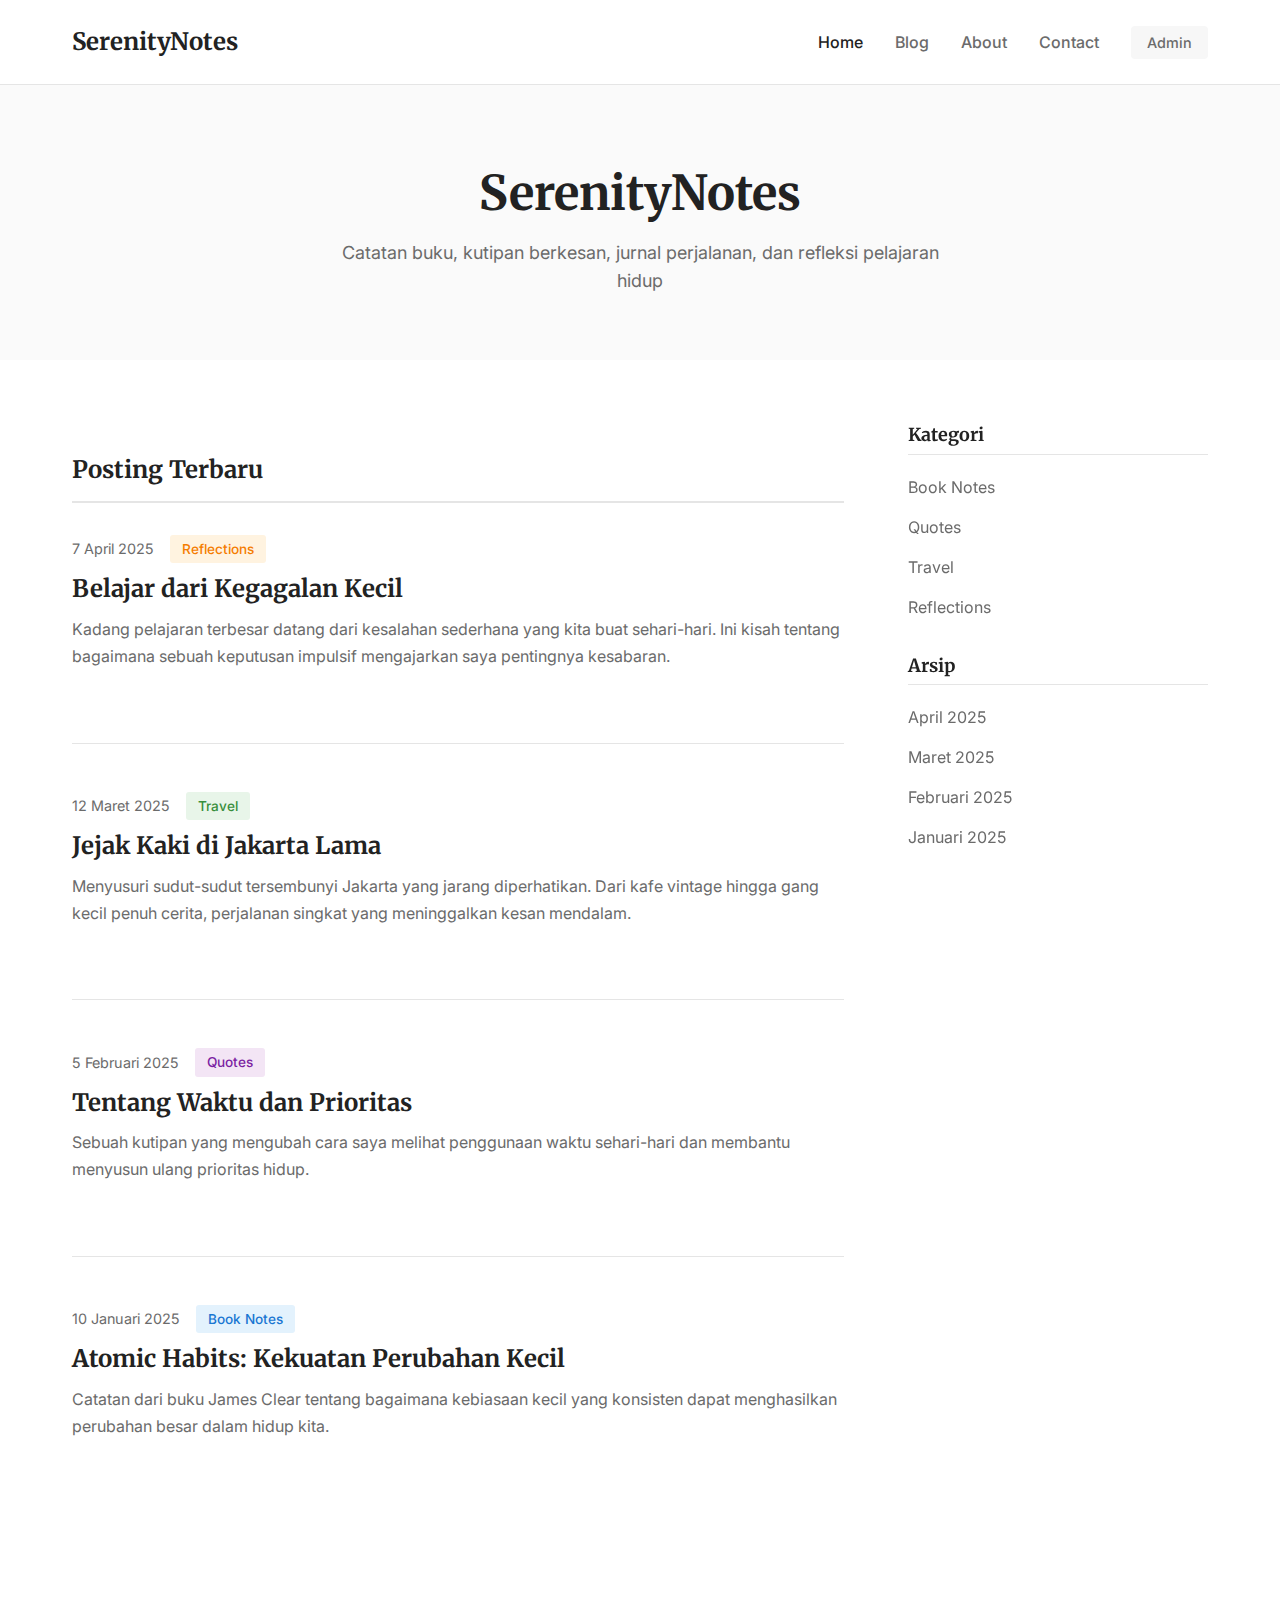
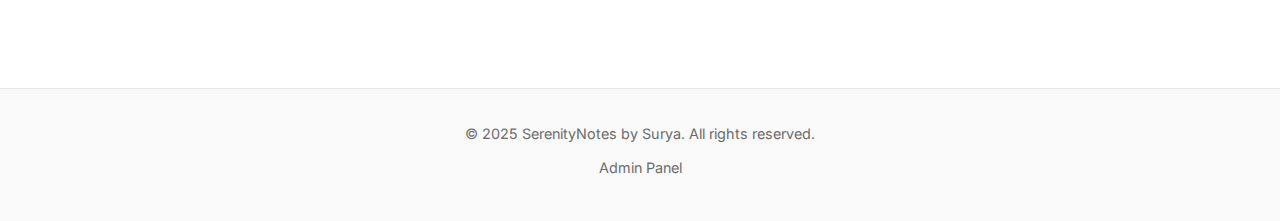
<file: index.html>
<!DOCTYPE html>
<html lang="id">
<head>
    <meta charset="UTF-8">
    <meta name="viewport" content="width=device-width, initial-scale=1.0">
    <title>SerenityNotes - Catatan, Kutipan & Refleksi</title>
    <meta name="description" content="Blog pribadi minimalis berisi catatan buku, kutipan berkesan, jurnal perjalanan, dan refleksi pelajaran hidup">
    <link rel="preconnect" href="https://fonts.googleapis.com">
    <link rel="preconnect" href="https://fonts.gstatic.com" crossorigin>
    <link href="https://fonts.googleapis.com/css2?family=Inter:wght@400;500;600&family=Merriweather:wght@400;700&display=swap" rel="stylesheet">
    <link rel="stylesheet" href="/css/style.css">
</head>
<body>
    <header class="site-header">
        <div class="container">
            <nav class="main-nav">
                <a href="/" class="logo">SerenityNotes</a>
                <button class="mobile-menu-toggle" aria-label="Toggle menu">
                    <span></span>
                    <span></span>
                    <span></span>
                </button>
                <ul class="nav-menu">
                    <li><a href="/" class="active">Home</a></li>
                    <li><a href="/blog.html">Blog</a></li>
                    <li><a href="/about.html">About</a></li>
                    <li><a href="/contact.html">Contact</a></li>
                    <li><a href="/admin" class="admin-link">Admin</a></li>
                </ul>
            </nav>
        </div>
    </header>

    <main>
        <section class="hero">
            <div class="container">
                <h1>SerenityNotes</h1>
                <p class="subtitle">Catatan buku, kutipan berkesan, jurnal perjalanan, dan refleksi pelajaran hidup</p>
            </div>
        </section>

        <section class="posts-section">
            <div class="container">
                <div class="content-layout">
                    <div class="main-content">
                        <h2 class="section-title">Posting Terbaru</h2>

                        <article class="post-preview">
                            <a href="/posts/reflection.html" class="post-link">
                                <div class="post-meta">
                                    <time datetime="2025-04-07">7 April 2025</time>
                                    <span class="category category-reflections">Reflections</span>
                                </div>
                                <h3>Belajar dari Kegagalan Kecil</h3>
                                <p class="excerpt">Kadang pelajaran terbesar datang dari kesalahan sederhana yang kita buat sehari-hari. Ini kisah tentang bagaimana sebuah keputusan impulsif mengajarkan saya pentingnya kesabaran.</p>
                            </a>
                        </article>

                        <article class="post-preview">
                            <a href="/posts/travel-jakarta.html" class="post-link">
                                <div class="post-meta">
                                    <time datetime="2025-03-12">12 Maret 2025</time>
                                    <span class="category category-travel">Travel</span>
                                </div>
                                <h3>Jejak Kaki di Jakarta Lama</h3>
                                <p class="excerpt">Menyusuri sudut-sudut tersembunyi Jakarta yang jarang diperhatikan. Dari kafe vintage hingga gang kecil penuh cerita, perjalanan singkat yang meninggalkan kesan mendalam.</p>
                            </a>
                        </article>

                        <article class="post-preview">
                            <a href="/posts/quote.html" class="post-link">
                                <div class="post-meta">
                                    <time datetime="2025-02-05">5 Februari 2025</time>
                                    <span class="category category-quotes">Quotes</span>
                                </div>
                                <h3>Tentang Waktu dan Prioritas</h3>
                                <p class="excerpt">Sebuah kutipan yang mengubah cara saya melihat penggunaan waktu sehari-hari dan membantu menyusun ulang prioritas hidup.</p>
                            </a>
                        </article>

                        <article class="post-preview">
                            <a href="/posts/book-notes.html" class="post-link">
                                <div class="post-meta">
                                    <time datetime="2025-01-10">10 Januari 2025</time>
                                    <span class="category category-book-notes">Book Notes</span>
                                </div>
                                <h3>Atomic Habits: Kekuatan Perubahan Kecil</h3>
                                <p class="excerpt">Catatan dari buku James Clear tentang bagaimana kebiasaan kecil yang konsisten dapat menghasilkan perubahan besar dalam hidup kita.</p>
                            </a>
                        </article>

                    </div>

                    <aside class="sidebar">
                        <div class="widget">
                            <h3>Kategori</h3>
                            <ul class="category-list">
                                <li><a href="#book-notes">Book Notes</a></li>
                                <li><a href="#quotes">Quotes</a></li>
                                <li><a href="#travel">Travel</a></li>
                                <li><a href="#reflections">Reflections</a></li>
                            </ul>
                        </div>

                        <div class="widget">
                            <h3>Arsip</h3>
                            <ul class="archive-list">
                                <li><a href="#2025-04">April 2025</a></li>
                                <li><a href="#2025-03">Maret 2025</a></li>
                                <li><a href="#2025-02">Februari 2025</a></li>
                                <li><a href="#2025-01">Januari 2025</a></li>
                            </ul>
                        </div>
                    </aside>
                </div>
            </div>
        </section>
    </main>

    <footer class="site-footer">
        <div class="container">
            <p>&copy; 2025 SerenityNotes by Surya. All rights reserved.</p>
            <p><a href="/admin">Admin Panel</a></p>
        </div>
    </footer>

    <script src="/js/main.js"></script>
</body>
</html>
</file>
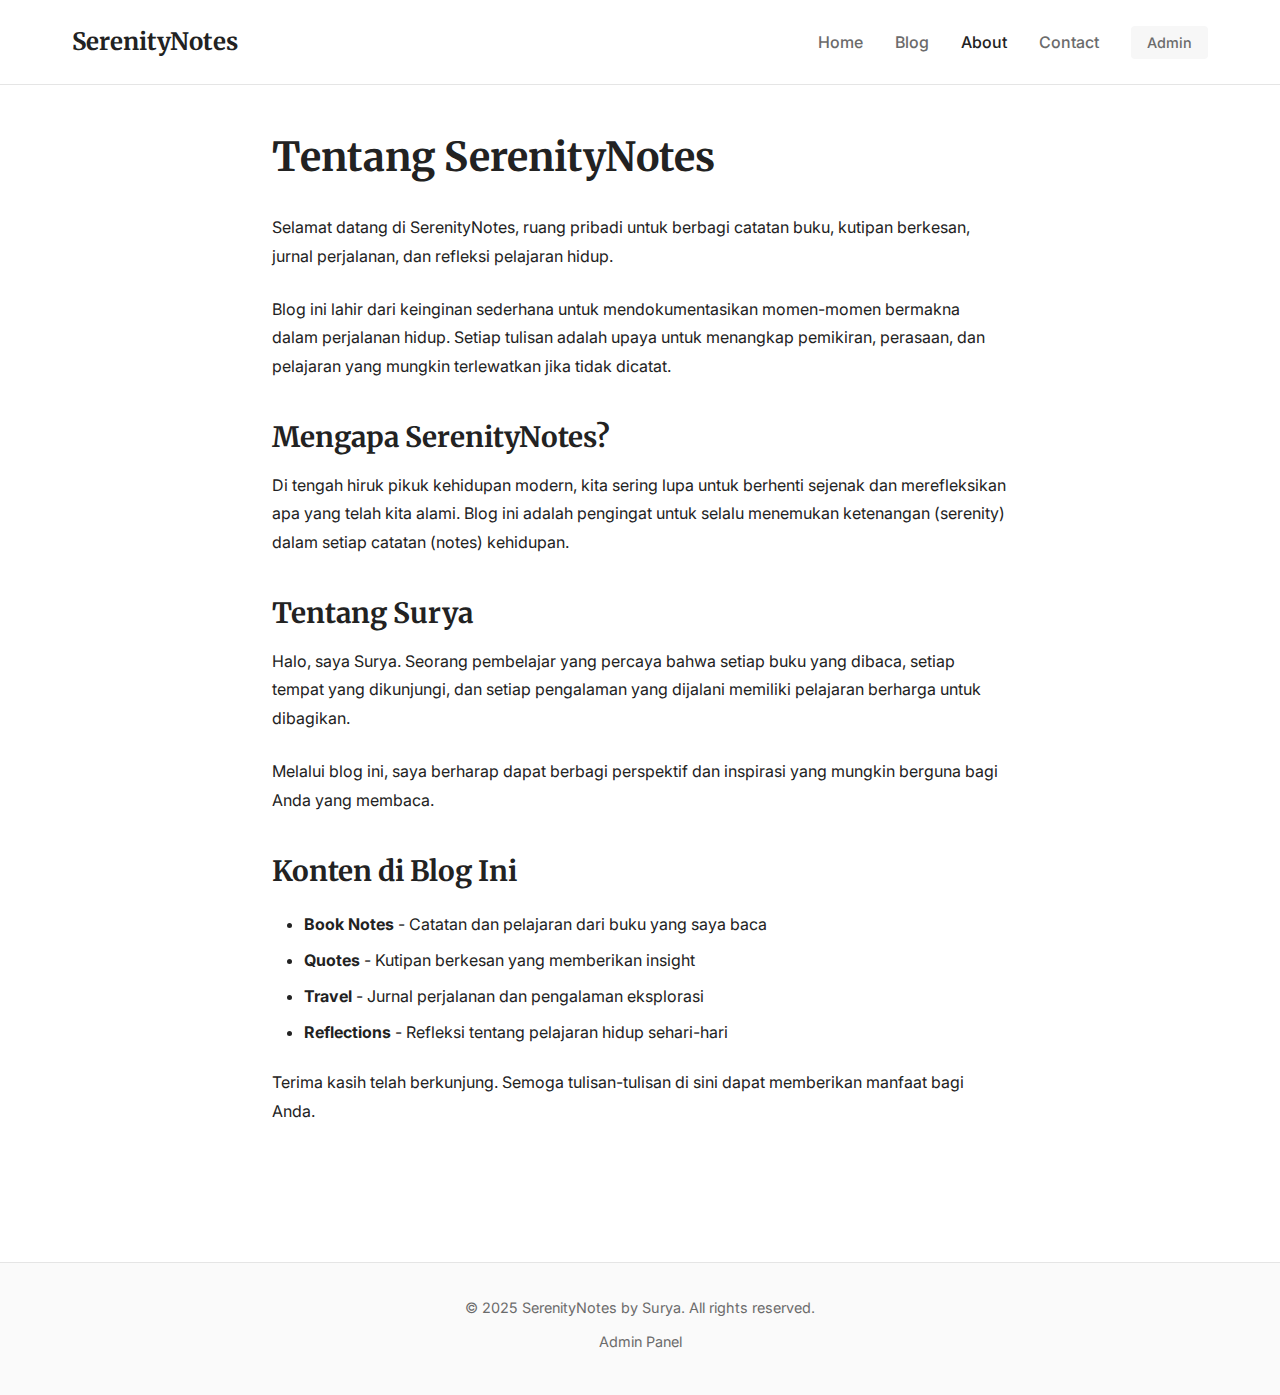
<file: about.html>
<!DOCTYPE html>
<html lang="id">
<head>
    <meta charset="UTF-8">
    <meta name="viewport" content="width=device-width, initial-scale=1.0">
    <title>About - SerenityNotes</title>
    <meta name="description" content="Tentang SerenityNotes dan Surya">
    <link rel="preconnect" href="https://fonts.googleapis.com">
    <link rel="preconnect" href="https://fonts.gstatic.com" crossorigin>
    <link href="https://fonts.googleapis.com/css2?family=Inter:wght@400;500;600&family=Merriweather:wght@400;700&display=swap" rel="stylesheet">
    <link rel="stylesheet" href="/css/style.css">
</head>
<body>
    <header class="site-header">
        <div class="container">
            <nav class="main-nav">
                <a href="/" class="logo">SerenityNotes</a>
                <button class="mobile-menu-toggle" aria-label="Toggle menu">
                    <span></span>
                    <span></span>
                    <span></span>
                </button>
                <ul class="nav-menu">
                    <li><a href="/">Home</a></li>
                    <li><a href="/blog.html">Blog</a></li>
                    <li><a href="/about.html" class="active">About</a></li>
                    <li><a href="/contact.html">Contact</a></li>
                    <li><a href="/admin" class="admin-link">Admin</a></li>
                </ul>
            </nav>
        </div>
    </header>

    <main>
        <article class="page-content">
            <div class="container narrow">
                <h1>Tentang SerenityNotes</h1>

                <div class="content-body">
                    <p>Selamat datang di SerenityNotes, ruang pribadi untuk berbagi catatan buku, kutipan berkesan, jurnal perjalanan, dan refleksi pelajaran hidup.</p>

                    <p>Blog ini lahir dari keinginan sederhana untuk mendokumentasikan momen-momen bermakna dalam perjalanan hidup. Setiap tulisan adalah upaya untuk menangkap pemikiran, perasaan, dan pelajaran yang mungkin terlewatkan jika tidak dicatat.</p>

                    <h2>Mengapa SerenityNotes?</h2>

                    <p>Di tengah hiruk pikuk kehidupan modern, kita sering lupa untuk berhenti sejenak dan merefleksikan apa yang telah kita alami. Blog ini adalah pengingat untuk selalu menemukan ketenangan (serenity) dalam setiap catatan (notes) kehidupan.</p>

                    <h2>Tentang Surya</h2>

                    <p>Halo, saya Surya. Seorang pembelajar yang percaya bahwa setiap buku yang dibaca, setiap tempat yang dikunjungi, dan setiap pengalaman yang dijalani memiliki pelajaran berharga untuk dibagikan.</p>

                    <p>Melalui blog ini, saya berharap dapat berbagi perspektif dan inspirasi yang mungkin berguna bagi Anda yang membaca.</p>

                    <h2>Konten di Blog Ini</h2>

                    <ul>
                        <li><strong>Book Notes</strong> - Catatan dan pelajaran dari buku yang saya baca</li>
                        <li><strong>Quotes</strong> - Kutipan berkesan yang memberikan insight</li>
                        <li><strong>Travel</strong> - Jurnal perjalanan dan pengalaman eksplorasi</li>
                        <li><strong>Reflections</strong> - Refleksi tentang pelajaran hidup sehari-hari</li>
                    </ul>

                    <p>Terima kasih telah berkunjung. Semoga tulisan-tulisan di sini dapat memberikan manfaat bagi Anda.</p>
                </div>
            </div>
        </article>
    </main>

    <footer class="site-footer">
        <div class="container">
            <p>&copy; 2025 SerenityNotes by Surya. All rights reserved.</p>
            <p><a href="/admin">Admin Panel</a></p>
        </div>
    </footer>

    <script src="/js/main.js"></script>
</body>
</html>
</file>
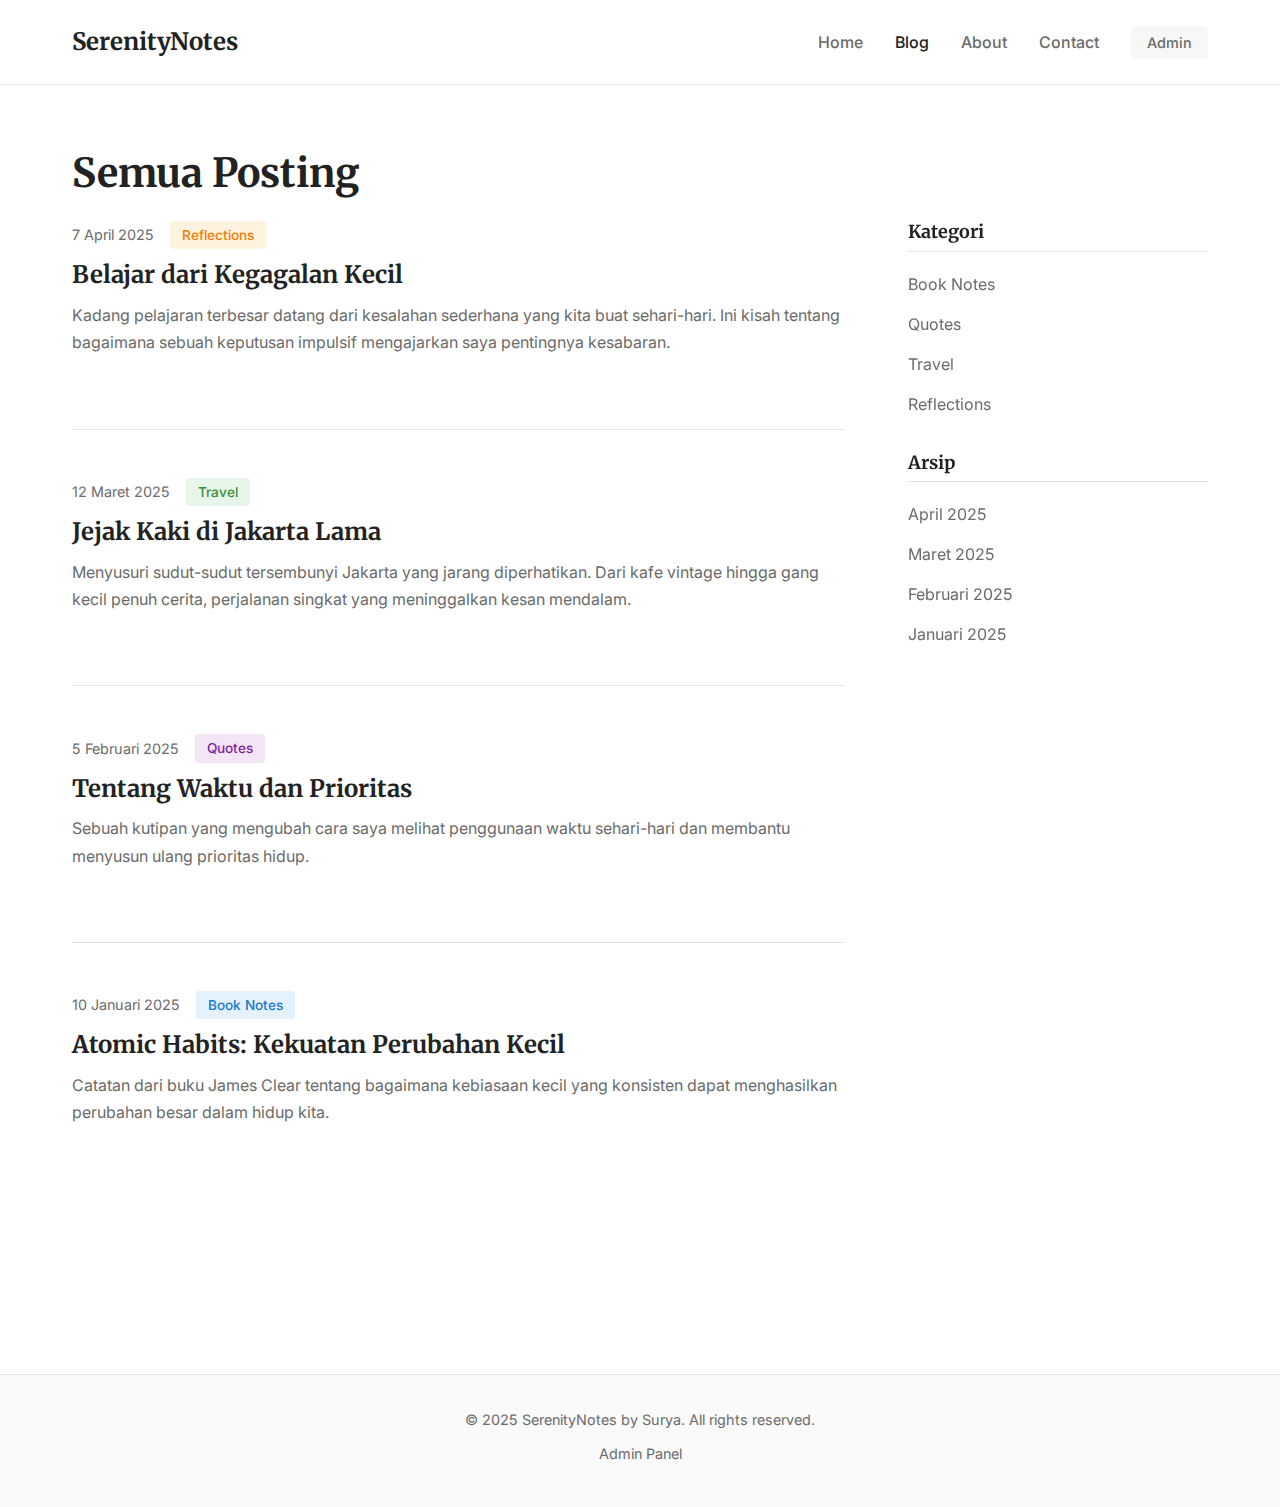
<file: blog.html>
<!DOCTYPE html>
<html lang="id">
<head>
    <meta charset="UTF-8">
    <meta name="viewport" content="width=device-width, initial-scale=1.0">
    <title>Blog - SerenityNotes</title>
    <meta name="description" content="Semua posting dari SerenityNotes">
    <link rel="preconnect" href="https://fonts.googleapis.com">
    <link rel="preconnect" href="https://fonts.gstatic.com" crossorigin>
    <link href="https://fonts.googleapis.com/css2?family=Inter:wght@400;500;600&family=Merriweather:wght@400;700&display=swap" rel="stylesheet">
    <link rel="stylesheet" href="/css/style.css">
</head>
<body>
    <header class="site-header">
        <div class="container">
            <nav class="main-nav">
                <a href="/" class="logo">SerenityNotes</a>
                <button class="mobile-menu-toggle" aria-label="Toggle menu">
                    <span></span>
                    <span></span>
                    <span></span>
                </button>
                <ul class="nav-menu">
                    <li><a href="/">Home</a></li>
                    <li><a href="/blog.html" class="active">Blog</a></li>
                    <li><a href="/about.html">About</a></li>
                    <li><a href="/contact.html">Contact</a></li>
                    <li><a href="/admin" class="admin-link">Admin</a></li>
                </ul>
            </nav>
        </div>
    </header>

    <main>
        <section class="posts-section">
            <div class="container">
                <h1>Semua Posting</h1>

                <div class="content-layout">
                    <div class="main-content">
                        <article class="post-preview">
                            <a href="/posts/reflection.html" class="post-link">
                                <div class="post-meta">
                                    <time datetime="2025-04-07">7 April 2025</time>
                                    <span class="category category-reflections">Reflections</span>
                                </div>
                                <h3>Belajar dari Kegagalan Kecil</h3>
                                <p class="excerpt">Kadang pelajaran terbesar datang dari kesalahan sederhana yang kita buat sehari-hari. Ini kisah tentang bagaimana sebuah keputusan impulsif mengajarkan saya pentingnya kesabaran.</p>
                            </a>
                        </article>

                        <article class="post-preview">
                            <a href="/posts/travel-jakarta.html" class="post-link">
                                <div class="post-meta">
                                    <time datetime="2025-03-12">12 Maret 2025</time>
                                    <span class="category category-travel">Travel</span>
                                </div>
                                <h3>Jejak Kaki di Jakarta Lama</h3>
                                <p class="excerpt">Menyusuri sudut-sudut tersembunyi Jakarta yang jarang diperhatikan. Dari kafe vintage hingga gang kecil penuh cerita, perjalanan singkat yang meninggalkan kesan mendalam.</p>
                            </a>
                        </article>

                        <article class="post-preview">
                            <a href="/posts/quote.html" class="post-link">
                                <div class="post-meta">
                                    <time datetime="2025-02-05">5 Februari 2025</time>
                                    <span class="category category-quotes">Quotes</span>
                                </div>
                                <h3>Tentang Waktu dan Prioritas</h3>
                                <p class="excerpt">Sebuah kutipan yang mengubah cara saya melihat penggunaan waktu sehari-hari dan membantu menyusun ulang prioritas hidup.</p>
                            </a>
                        </article>

                        <article class="post-preview">
                            <a href="/posts/book-notes.html" class="post-link">
                                <div class="post-meta">
                                    <time datetime="2025-01-10">10 Januari 2025</time>
                                    <span class="category category-book-notes">Book Notes</span>
                                </div>
                                <h3>Atomic Habits: Kekuatan Perubahan Kecil</h3>
                                <p class="excerpt">Catatan dari buku James Clear tentang bagaimana kebiasaan kecil yang konsisten dapat menghasilkan perubahan besar dalam hidup kita.</p>
                            </a>
                        </article>
                    </div>

                    <aside class="sidebar">
                        <div class="widget">
                            <h3>Kategori</h3>
                            <ul class="category-list">
                                <li><a href="#book-notes">Book Notes</a></li>
                                <li><a href="#quotes">Quotes</a></li>
                                <li><a href="#travel">Travel</a></li>
                                <li><a href="#reflections">Reflections</a></li>
                            </ul>
                        </div>

                        <div class="widget">
                            <h3>Arsip</h3>
                            <ul class="archive-list">
                                <li><a href="#2025-04">April 2025</a></li>
                                <li><a href="#2025-03">Maret 2025</a></li>
                                <li><a href="#2025-02">Februari 2025</a></li>
                                <li><a href="#2025-01">Januari 2025</a></li>
                            </ul>
                        </div>
                    </aside>
                </div>
            </div>
        </section>
    </main>

    <footer class="site-footer">
        <div class="container">
            <p>&copy; 2025 SerenityNotes by Surya. All rights reserved.</p>
            <p><a href="/admin">Admin Panel</a></p>
        </div>
    </footer>

    <script src="/js/main.js"></script>
</body>
</html>
</file>
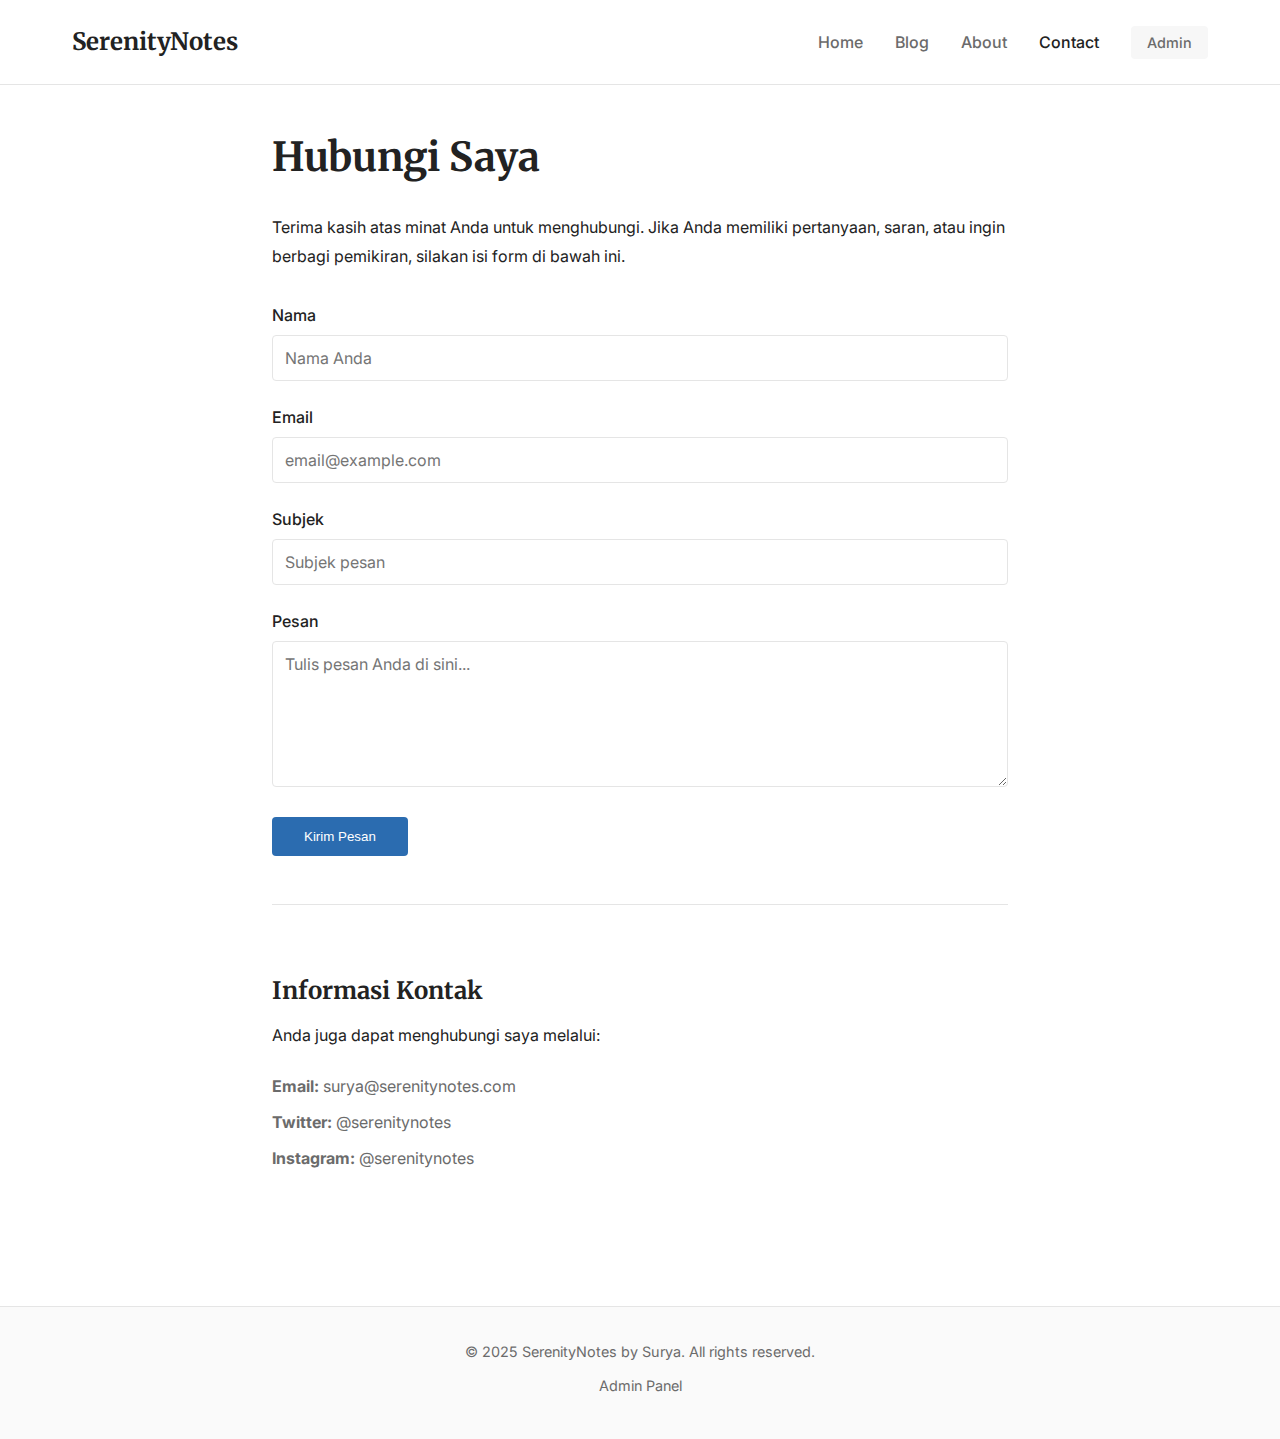
<file: contact.html>
<!DOCTYPE html>
<html lang="id">
<head>
    <meta charset="UTF-8">
    <meta name="viewport" content="width=device-width, initial-scale=1.0">
    <title>Contact - SerenityNotes</title>
    <meta name="description" content="Hubungi SerenityNotes">
    <link rel="preconnect" href="https://fonts.googleapis.com">
    <link rel="preconnect" href="https://fonts.gstatic.com" crossorigin>
    <link href="https://fonts.googleapis.com/css2?family=Inter:wght@400;500;600&family=Merriweather:wght@400;700&display=swap" rel="stylesheet">
    <link rel="stylesheet" href="/css/style.css">
</head>
<body>
    <header class="site-header">
        <div class="container">
            <nav class="main-nav">
                <a href="/" class="logo">SerenityNotes</a>
                <button class="mobile-menu-toggle" aria-label="Toggle menu">
                    <span></span>
                    <span></span>
                    <span></span>
                </button>
                <ul class="nav-menu">
                    <li><a href="/">Home</a></li>
                    <li><a href="/blog.html">Blog</a></li>
                    <li><a href="/about.html">About</a></li>
                    <li><a href="/contact.html" class="active">Contact</a></li>
                    <li><a href="/admin" class="admin-link">Admin</a></li>
                </ul>
            </nav>
        </div>
    </header>

    <main>
        <div class="page-content">
            <div class="container narrow">
                <h1>Hubungi Saya</h1>

                <div class="content-body">
                    <p>Terima kasih atas minat Anda untuk menghubungi. Jika Anda memiliki pertanyaan, saran, atau ingin berbagi pemikiran, silakan isi form di bawah ini.</p>

                    <form class="contact-form" action="#" method="post">
                        <div class="form-group">
                            <label for="name">Nama</label>
                            <input type="text" id="name" name="name" required placeholder="Nama Anda">
                        </div>

                        <div class="form-group">
                            <label for="email">Email</label>
                            <input type="email" id="email" name="email" required placeholder="email@example.com">
                        </div>

                        <div class="form-group">
                            <label for="subject">Subjek</label>
                            <input type="text" id="subject" name="subject" required placeholder="Subjek pesan">
                        </div>

                        <div class="form-group">
                            <label for="message">Pesan</label>
                            <textarea id="message" name="message" rows="6" required placeholder="Tulis pesan Anda di sini..."></textarea>
                        </div>

                        <button type="submit" class="btn btn-primary">Kirim Pesan</button>
                    </form>

                    <div class="contact-info">
                        <h2>Informasi Kontak</h2>
                        <p>Anda juga dapat menghubungi saya melalui:</p>
                        <ul>
                            <li><strong>Email:</strong> surya@serenitynotes.com</li>
                            <li><strong>Twitter:</strong> @serenitynotes</li>
                            <li><strong>Instagram:</strong> @serenitynotes</li>
                        </ul>
                    </div>
                </div>
            </div>
        </div>
    </main>

    <footer class="site-footer">
        <div class="container">
            <p>&copy; 2025 SerenityNotes by Surya. All rights reserved.</p>
            <p><a href="/admin">Admin Panel</a></p>
        </div>
    </footer>

    <script src="/js/main.js"></script>
</body>
</html>
</file>
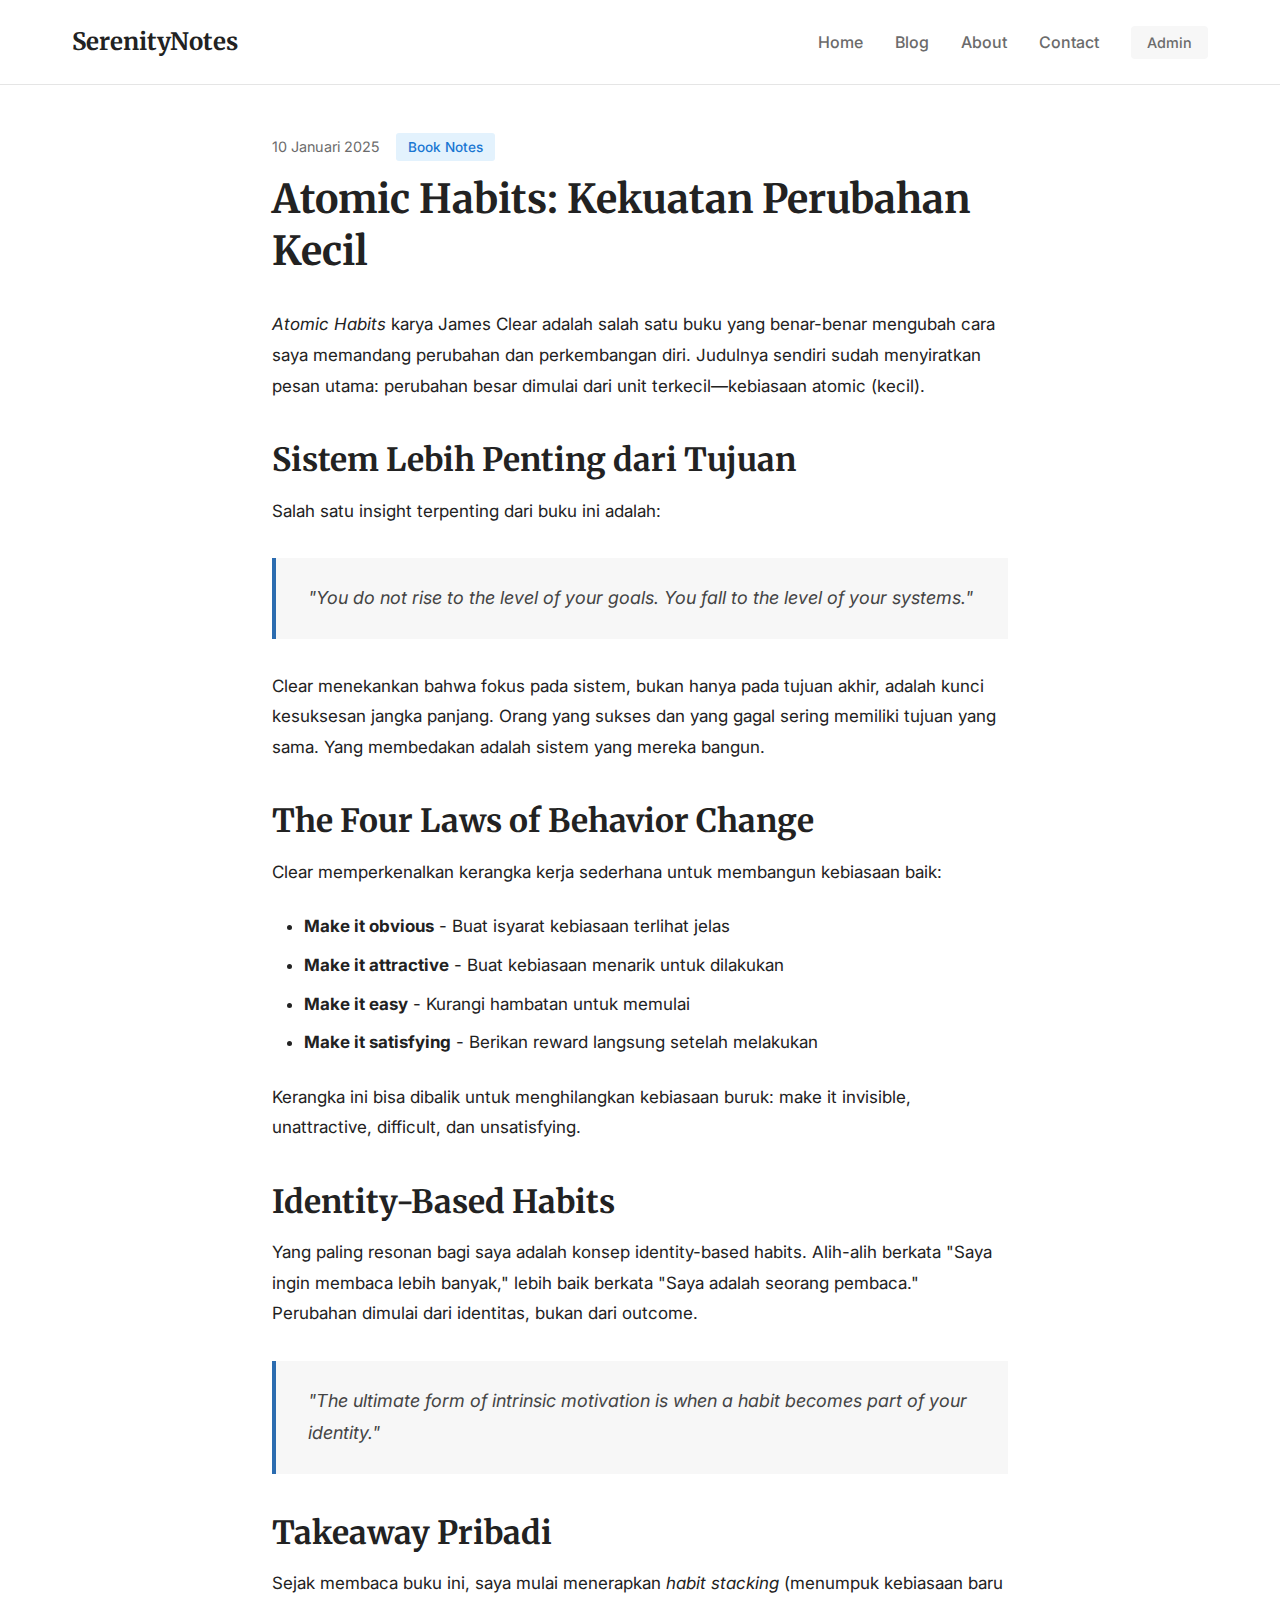
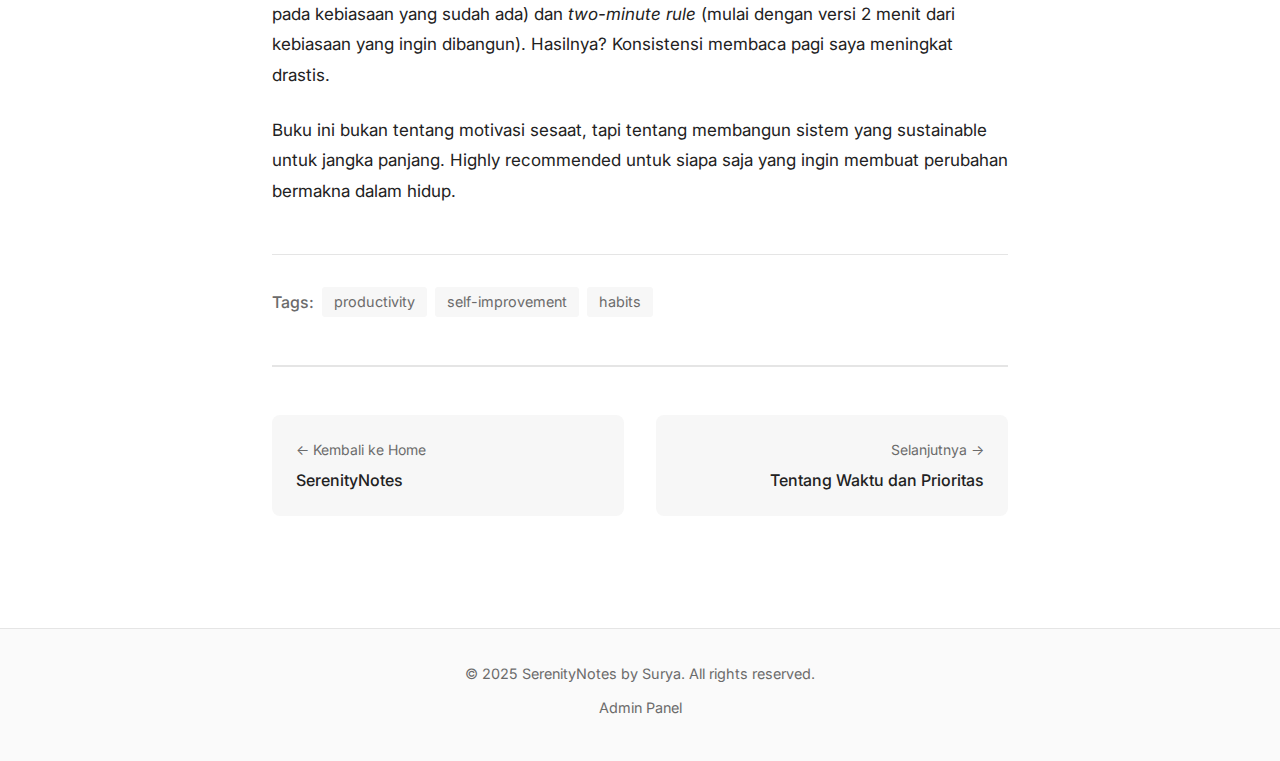
<file: posts/book-notes.html>
<!DOCTYPE html>
<html lang="id">
<head>
    <meta charset="UTF-8">
    <meta name="viewport" content="width=device-width, initial-scale=1.0">
    <title>Atomic Habits: Kekuatan Perubahan Kecil - SerenityNotes</title>
    <meta name="description" content="Catatan dari buku James Clear tentang bagaimana kebiasaan kecil yang konsisten dapat menghasilkan perubahan besar dalam hidup kita.">
    <meta property="og:title" content="Atomic Habits: Kekuatan Perubahan Kecil">
    <meta property="og:description" content="Catatan dari buku James Clear tentang bagaimana kebiasaan kecil yang konsisten dapat menghasilkan perubahan besar dalam hidup kita.">
    <meta property="og:type" content="article">
    <link rel="preconnect" href="https://fonts.googleapis.com">
    <link rel="preconnect" href="https://fonts.gstatic.com" crossorigin>
    <link href="https://fonts.googleapis.com/css2?family=Inter:wght@400;500;600&family=Merriweather:wght@400;700&display=swap" rel="stylesheet">
    <link rel="stylesheet" href="/css/style.css">
</head>
<body>
    <header class="site-header">
        <div class="container">
            <nav class="main-nav">
                <a href="/" class="logo">SerenityNotes</a>
                <button class="mobile-menu-toggle" aria-label="Toggle menu">
                    <span></span>
                    <span></span>
                    <span></span>
                </button>
                <ul class="nav-menu">
                    <li><a href="/">Home</a></li>
                    <li><a href="/blog.html">Blog</a></li>
                    <li><a href="/about.html">About</a></li>
                    <li><a href="/contact.html">Contact</a></li>
                    <li><a href="/admin" class="admin-link">Admin</a></li>
                </ul>
            </nav>
        </div>
    </header>

    <main>
        <article class="post-single">
            <div class="container narrow">
                <header class="post-header">
                    <div class="post-meta">
                        <time datetime="2025-01-10">10 Januari 2025</time>
                        <span class="category category-book-notes">Book Notes</span>
                    </div>
                    <h1>Atomic Habits: Kekuatan Perubahan Kecil</h1>
                </header>

                <div class="post-content">
                    <p><em>Atomic Habits</em> karya James Clear adalah salah satu buku yang benar-benar mengubah cara saya memandang perubahan dan perkembangan diri. Judulnya sendiri sudah menyiratkan pesan utama: perubahan besar dimulai dari unit terkecil—kebiasaan atomic (kecil).</p>

                    <h2>Sistem Lebih Penting dari Tujuan</h2>

                    <p>Salah satu insight terpenting dari buku ini adalah:</p>

                    <blockquote>
                        <p>"You do not rise to the level of your goals. You fall to the level of your systems."</p>
                    </blockquote>

                    <p>Clear menekankan bahwa fokus pada sistem, bukan hanya pada tujuan akhir, adalah kunci kesuksesan jangka panjang. Orang yang sukses dan yang gagal sering memiliki tujuan yang sama. Yang membedakan adalah sistem yang mereka bangun.</p>

                    <h2>The Four Laws of Behavior Change</h2>

                    <p>Clear memperkenalkan kerangka kerja sederhana untuk membangun kebiasaan baik:</p>

                    <ul>
                        <li><strong>Make it obvious</strong> - Buat isyarat kebiasaan terlihat jelas</li>
                        <li><strong>Make it attractive</strong> - Buat kebiasaan menarik untuk dilakukan</li>
                        <li><strong>Make it easy</strong> - Kurangi hambatan untuk memulai</li>
                        <li><strong>Make it satisfying</strong> - Berikan reward langsung setelah melakukan</li>
                    </ul>

                    <p>Kerangka ini bisa dibalik untuk menghilangkan kebiasaan buruk: make it invisible, unattractive, difficult, dan unsatisfying.</p>

                    <h2>Identity-Based Habits</h2>

                    <p>Yang paling resonan bagi saya adalah konsep identity-based habits. Alih-alih berkata "Saya ingin membaca lebih banyak," lebih baik berkata "Saya adalah seorang pembaca." Perubahan dimulai dari identitas, bukan dari outcome.</p>

                    <blockquote>
                        <p>"The ultimate form of intrinsic motivation is when a habit becomes part of your identity."</p>
                    </blockquote>

                    <h2>Takeaway Pribadi</h2>

                    <p>Sejak membaca buku ini, saya mulai menerapkan <em>habit stacking</em> (menumpuk kebiasaan baru pada kebiasaan yang sudah ada) dan <em>two-minute rule</em> (mulai dengan versi 2 menit dari kebiasaan yang ingin dibangun). Hasilnya? Konsistensi membaca pagi saya meningkat drastis.</p>

                    <p>Buku ini bukan tentang motivasi sesaat, tapi tentang membangun sistem yang sustainable untuk jangka panjang. Highly recommended untuk siapa saja yang ingin membuat perubahan bermakna dalam hidup.</p>
                </div>

                <footer class="post-footer">
                    <div class="post-tags">
                        <span class="tag-label">Tags:</span>
                        <a href="#" class="tag">productivity</a>
                        <a href="#" class="tag">self-improvement</a>
                        <a href="#" class="tag">habits</a>
                    </div>
                </footer>

                <nav class="post-navigation">
                    <div class="nav-previous">
                        <a href="/" rel="prev">
                            <span class="nav-label">← Kembali ke Home</span>
                            <span class="nav-title">SerenityNotes</span>
                        </a>
                    </div>
                    <div class="nav-next">
                        <a href="/posts/quote.html" rel="next">
                            <span class="nav-label">Selanjutnya →</span>
                            <span class="nav-title">Tentang Waktu dan Prioritas</span>
                        </a>
                    </div>
                </nav>
            </div>
        </article>
    </main>

    <footer class="site-footer">
        <div class="container">
            <p>&copy; 2025 SerenityNotes by Surya. All rights reserved.</p>
            <p><a href="/admin">Admin Panel</a></p>
        </div>
    </footer>

    <script src="/js/main.js"></script>
</body>
</html>
</file>
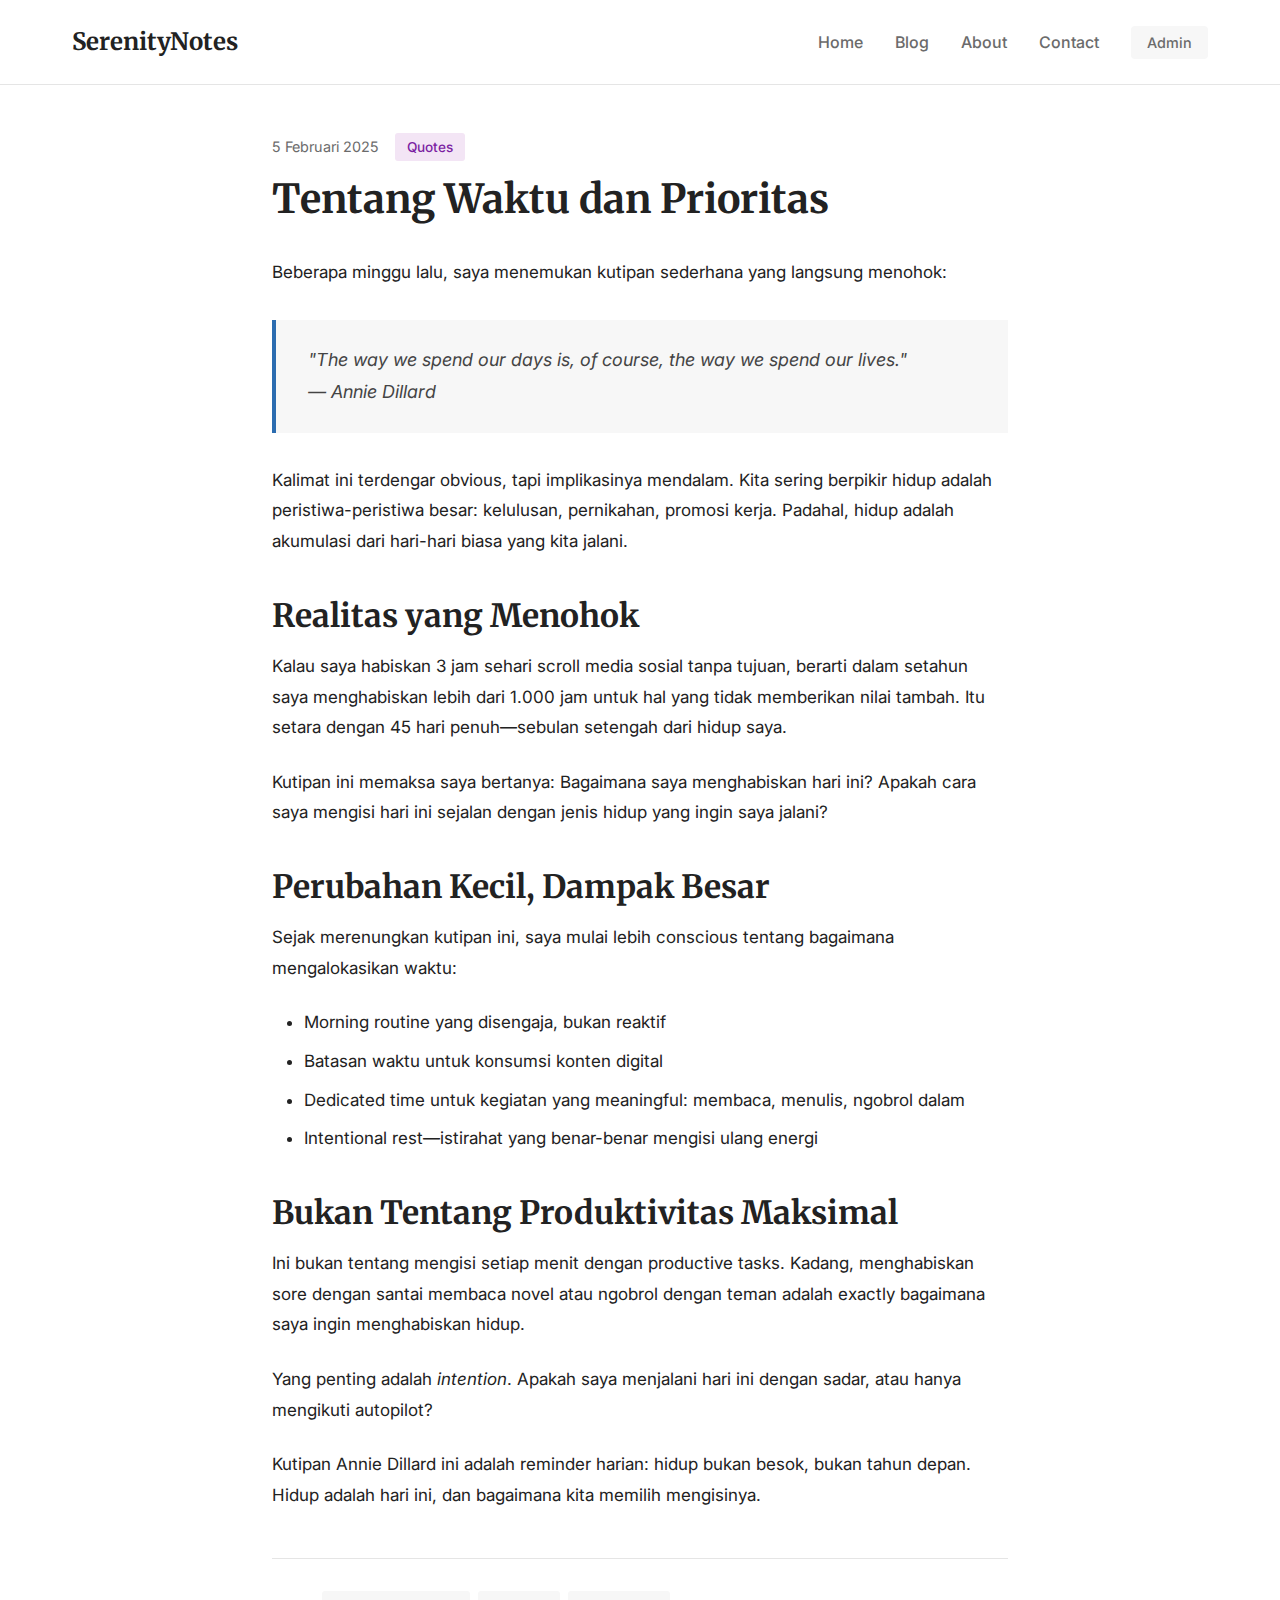
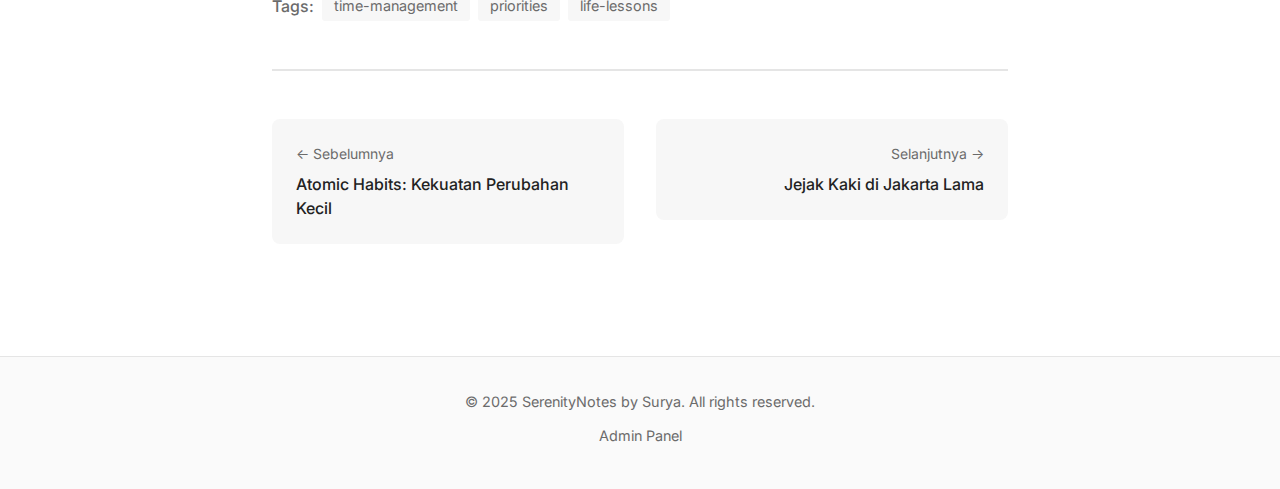
<file: posts/quote.html>
<!DOCTYPE html>
<html lang="id">
<head>
    <meta charset="UTF-8">
    <meta name="viewport" content="width=device-width, initial-scale=1.0">
    <title>Tentang Waktu dan Prioritas - SerenityNotes</title>
    <meta name="description" content="Sebuah kutipan yang mengubah cara saya melihat penggunaan waktu sehari-hari dan membantu menyusun ulang prioritas hidup.">
    <meta property="og:title" content="Tentang Waktu dan Prioritas">
    <meta property="og:description" content="Sebuah kutipan yang mengubah cara saya melihat penggunaan waktu sehari-hari dan membantu menyusun ulang prioritas hidup.">
    <meta property="og:type" content="article">
    <link rel="preconnect" href="https://fonts.googleapis.com">
    <link rel="preconnect" href="https://fonts.gstatic.com" crossorigin>
    <link href="https://fonts.googleapis.com/css2?family=Inter:wght@400;500;600&family=Merriweather:wght@400;700&display=swap" rel="stylesheet">
    <link rel="stylesheet" href="/css/style.css">
</head>
<body>
    <header class="site-header">
        <div class="container">
            <nav class="main-nav">
                <a href="/" class="logo">SerenityNotes</a>
                <button class="mobile-menu-toggle" aria-label="Toggle menu">
                    <span></span>
                    <span></span>
                    <span></span>
                </button>
                <ul class="nav-menu">
                    <li><a href="/">Home</a></li>
                    <li><a href="/blog.html">Blog</a></li>
                    <li><a href="/about.html">About</a></li>
                    <li><a href="/contact.html">Contact</a></li>
                    <li><a href="/admin" class="admin-link">Admin</a></li>
                </ul>
            </nav>
        </div>
    </header>

    <main>
        <article class="post-single">
            <div class="container narrow">
                <header class="post-header">
                    <div class="post-meta">
                        <time datetime="2025-02-05">5 Februari 2025</time>
                        <span class="category category-quotes">Quotes</span>
                    </div>
                    <h1>Tentang Waktu dan Prioritas</h1>
                </header>

                <div class="post-content">
                    <p>Beberapa minggu lalu, saya menemukan kutipan sederhana yang langsung menohok:</p>

                    <blockquote>
                        <p>"The way we spend our days is, of course, the way we spend our lives."</p>
                        <p>— Annie Dillard</p>
                    </blockquote>

                    <p>Kalimat ini terdengar obvious, tapi implikasinya mendalam. Kita sering berpikir hidup adalah peristiwa-peristiwa besar: kelulusan, pernikahan, promosi kerja. Padahal, hidup adalah akumulasi dari hari-hari biasa yang kita jalani.</p>

                    <h2>Realitas yang Menohok</h2>

                    <p>Kalau saya habiskan 3 jam sehari scroll media sosial tanpa tujuan, berarti dalam setahun saya menghabiskan lebih dari 1.000 jam untuk hal yang tidak memberikan nilai tambah. Itu setara dengan 45 hari penuh—sebulan setengah dari hidup saya.</p>

                    <p>Kutipan ini memaksa saya bertanya: Bagaimana saya menghabiskan hari ini? Apakah cara saya mengisi hari ini sejalan dengan jenis hidup yang ingin saya jalani?</p>

                    <h2>Perubahan Kecil, Dampak Besar</h2>

                    <p>Sejak merenungkan kutipan ini, saya mulai lebih conscious tentang bagaimana mengalokasikan waktu:</p>

                    <ul>
                        <li>Morning routine yang disengaja, bukan reaktif</li>
                        <li>Batasan waktu untuk konsumsi konten digital</li>
                        <li>Dedicated time untuk kegiatan yang meaningful: membaca, menulis, ngobrol dalam</li>
                        <li>Intentional rest—istirahat yang benar-benar mengisi ulang energi</li>
                    </ul>

                    <h2>Bukan Tentang Produktivitas Maksimal</h2>

                    <p>Ini bukan tentang mengisi setiap menit dengan productive tasks. Kadang, menghabiskan sore dengan santai membaca novel atau ngobrol dengan teman adalah exactly bagaimana saya ingin menghabiskan hidup.</p>

                    <p>Yang penting adalah <em>intention</em>. Apakah saya menjalani hari ini dengan sadar, atau hanya mengikuti autopilot?</p>

                    <p>Kutipan Annie Dillard ini adalah reminder harian: hidup bukan besok, bukan tahun depan. Hidup adalah hari ini, dan bagaimana kita memilih mengisinya.</p>
                </div>

                <footer class="post-footer">
                    <div class="post-tags">
                        <span class="tag-label">Tags:</span>
                        <a href="#" class="tag">time-management</a>
                        <a href="#" class="tag">priorities</a>
                        <a href="#" class="tag">life-lessons</a>
                    </div>
                </footer>

                <nav class="post-navigation">
                    <div class="nav-previous">
                        <a href="/posts/book-notes.html" rel="prev">
                            <span class="nav-label">← Sebelumnya</span>
                            <span class="nav-title">Atomic Habits: Kekuatan Perubahan Kecil</span>
                        </a>
                    </div>
                    <div class="nav-next">
                        <a href="/posts/travel-jakarta.html" rel="next">
                            <span class="nav-label">Selanjutnya →</span>
                            <span class="nav-title">Jejak Kaki di Jakarta Lama</span>
                        </a>
                    </div>
                </nav>
            </div>
        </article>
    </main>

    <footer class="site-footer">
        <div class="container">
            <p>&copy; 2025 SerenityNotes by Surya. All rights reserved.</p>
            <p><a href="/admin">Admin Panel</a></p>
        </div>
    </footer>

    <script src="/js/main.js"></script>
</body>
</html>
</file>
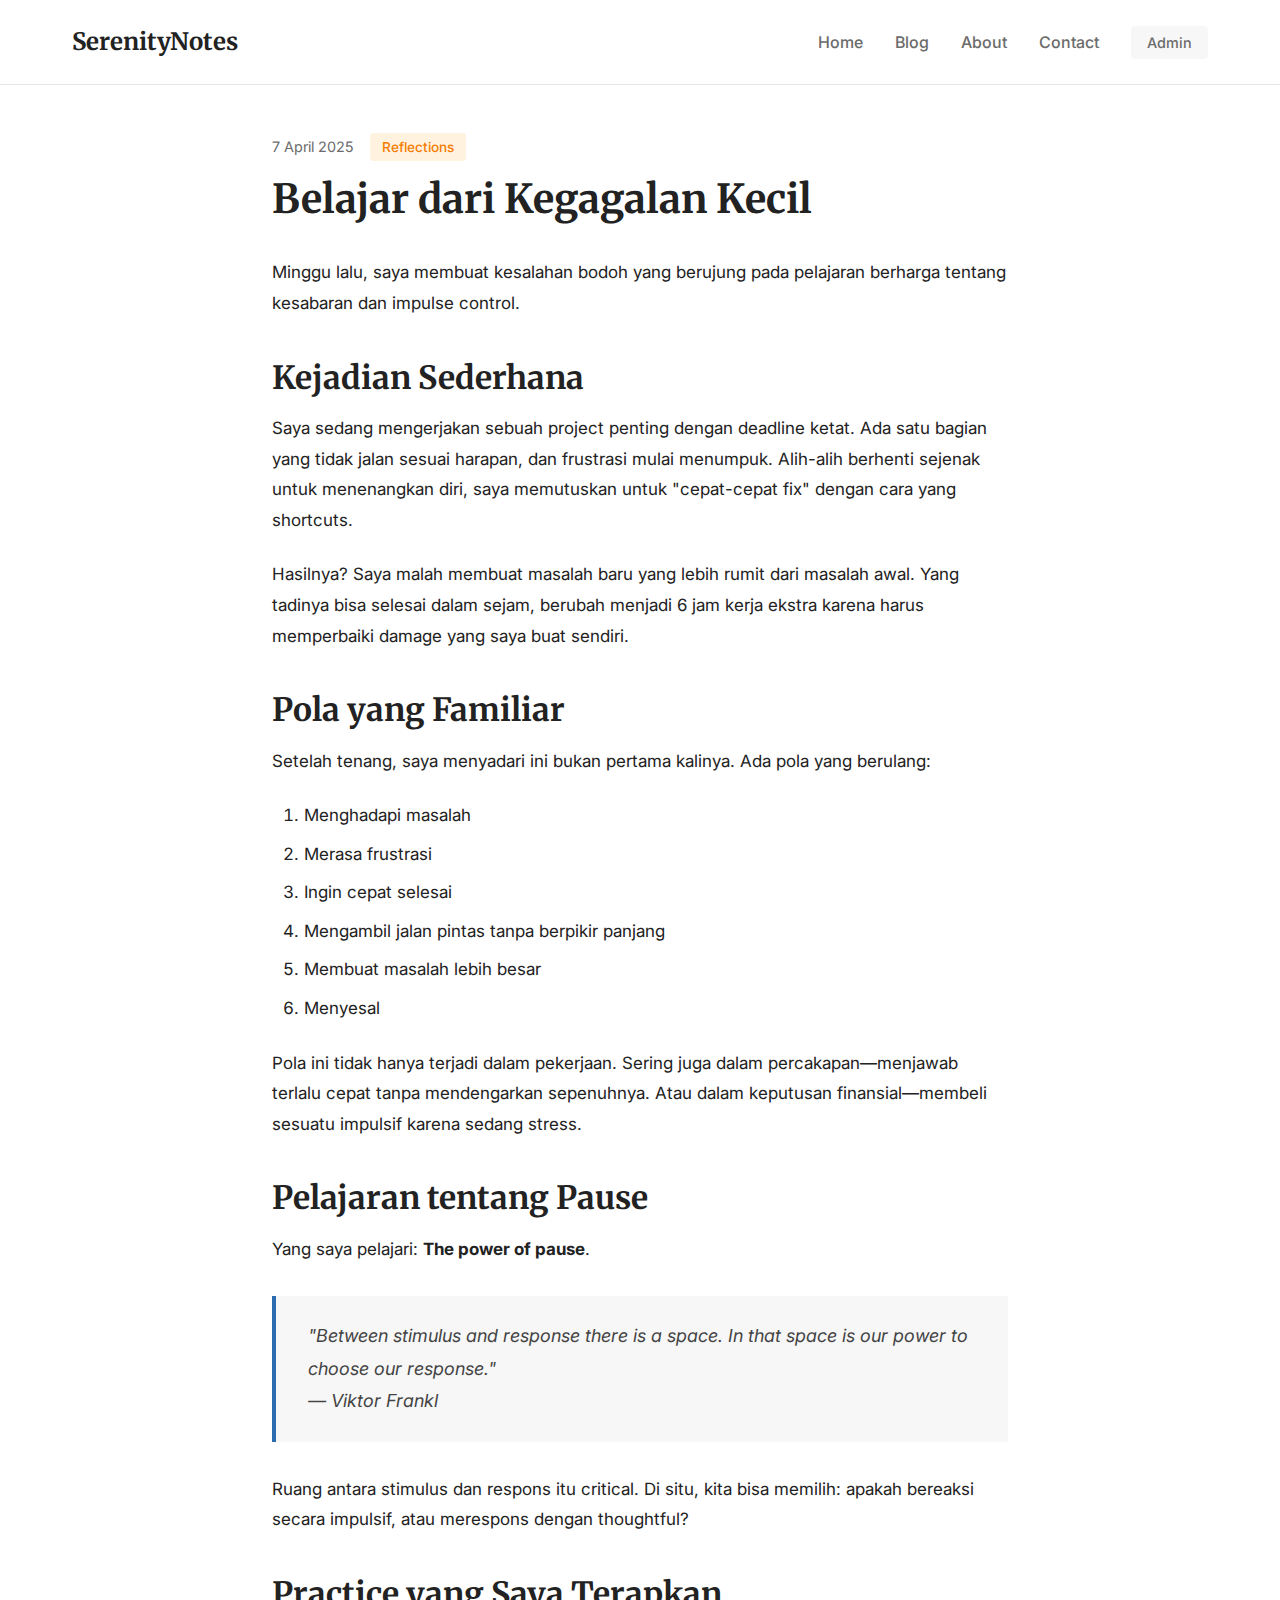
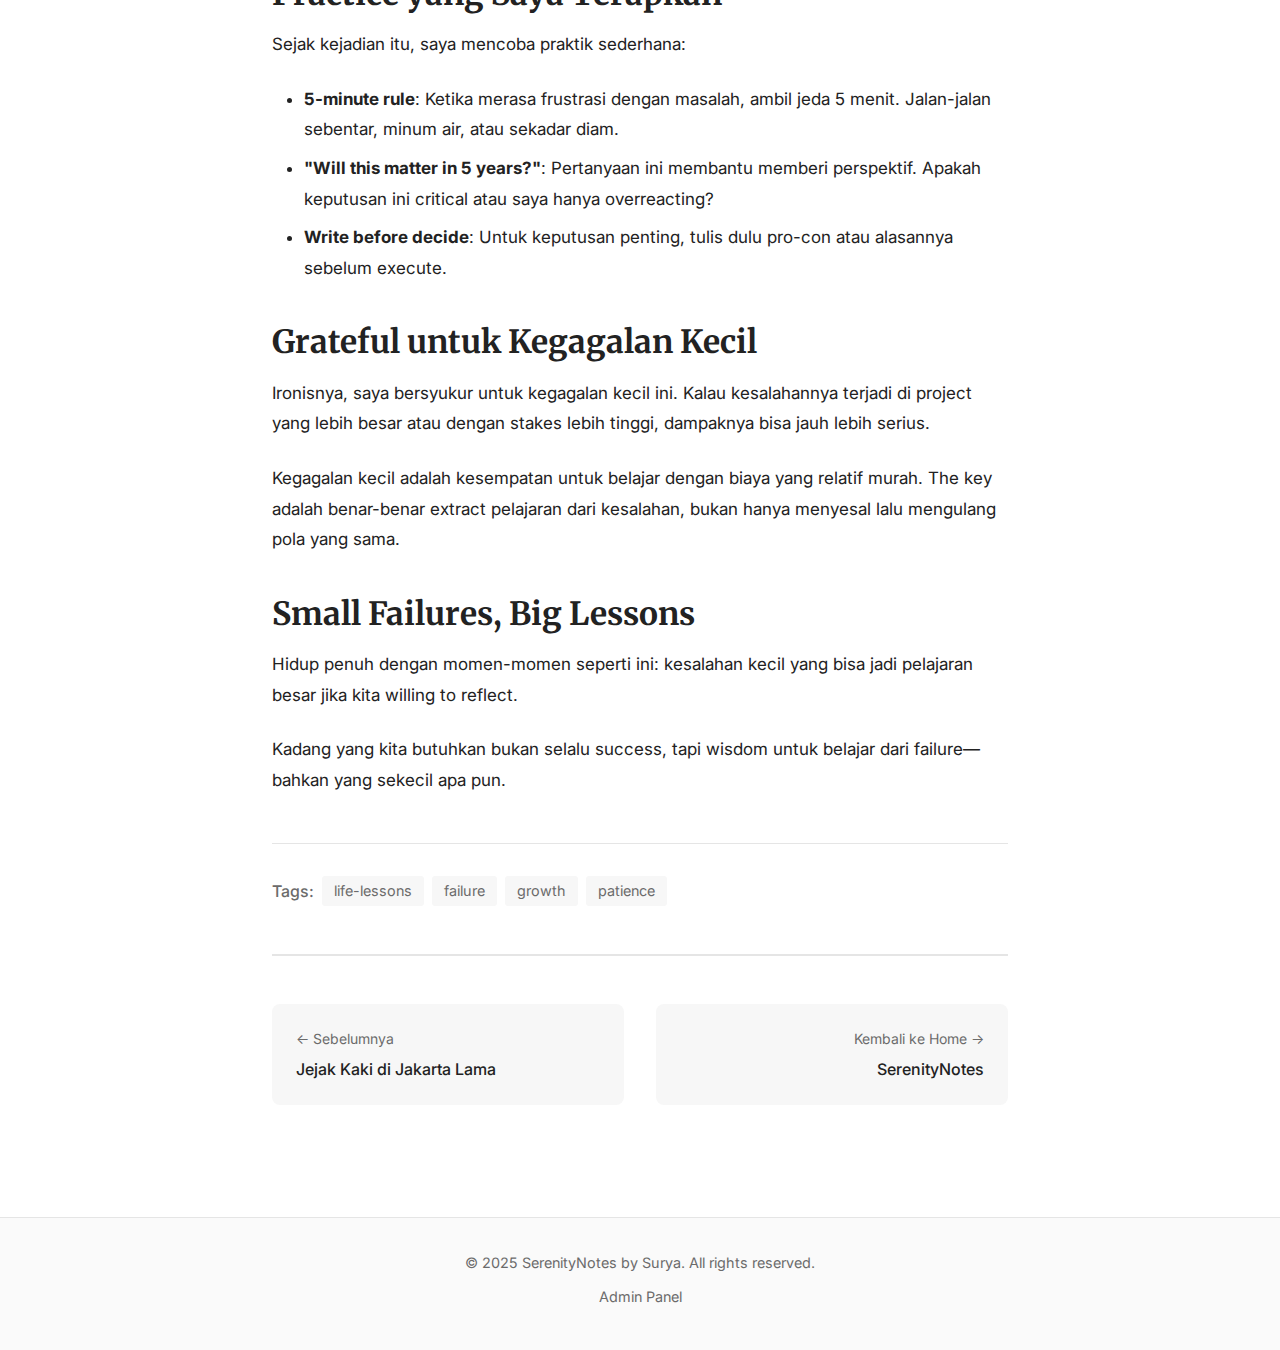
<file: posts/reflection.html>
<!DOCTYPE html>
<html lang="id">
<head>
    <meta charset="UTF-8">
    <meta name="viewport" content="width=device-width, initial-scale=1.0">
    <title>Belajar dari Kegagalan Kecil - SerenityNotes</title>
    <meta name="description" content="Kadang pelajaran terbesar datang dari kesalahan sederhana yang kita buat sehari-hari. Ini kisah tentang bagaimana sebuah keputusan impulsif mengajarkan saya pentingnya kesabaran.">
    <meta property="og:title" content="Belajar dari Kegagalan Kecil">
    <meta property="og:description" content="Kadang pelajaran terbesar datang dari kesalahan sederhana yang kita buat sehari-hari. Ini kisah tentang bagaimana sebuah keputusan impulsif mengajarkan saya pentingnya kesabaran.">
    <meta property="og:type" content="article">
    <link rel="preconnect" href="https://fonts.googleapis.com">
    <link rel="preconnect" href="https://fonts.gstatic.com" crossorigin>
    <link href="https://fonts.googleapis.com/css2?family=Inter:wght@400;500;600&family=Merriweather:wght@400;700&display=swap" rel="stylesheet">
    <link rel="stylesheet" href="/css/style.css">
</head>
<body>
    <header class="site-header">
        <div class="container">
            <nav class="main-nav">
                <a href="/" class="logo">SerenityNotes</a>
                <button class="mobile-menu-toggle" aria-label="Toggle menu">
                    <span></span>
                    <span></span>
                    <span></span>
                </button>
                <ul class="nav-menu">
                    <li><a href="/">Home</a></li>
                    <li><a href="/blog.html">Blog</a></li>
                    <li><a href="/about.html">About</a></li>
                    <li><a href="/contact.html">Contact</a></li>
                    <li><a href="/admin" class="admin-link">Admin</a></li>
                </ul>
            </nav>
        </div>
    </header>

    <main>
        <article class="post-single">
            <div class="container narrow">
                <header class="post-header">
                    <div class="post-meta">
                        <time datetime="2025-04-07">7 April 2025</time>
                        <span class="category category-reflections">Reflections</span>
                    </div>
                    <h1>Belajar dari Kegagalan Kecil</h1>
                </header>

                <div class="post-content">
                    <p>Minggu lalu, saya membuat kesalahan bodoh yang berujung pada pelajaran berharga tentang kesabaran dan impulse control.</p>

                    <h2>Kejadian Sederhana</h2>

                    <p>Saya sedang mengerjakan sebuah project penting dengan deadline ketat. Ada satu bagian yang tidak jalan sesuai harapan, dan frustrasi mulai menumpuk. Alih-alih berhenti sejenak untuk menenangkan diri, saya memutuskan untuk "cepat-cepat fix" dengan cara yang shortcuts.</p>

                    <p>Hasilnya? Saya malah membuat masalah baru yang lebih rumit dari masalah awal. Yang tadinya bisa selesai dalam sejam, berubah menjadi 6 jam kerja ekstra karena harus memperbaiki damage yang saya buat sendiri.</p>

                    <h2>Pola yang Familiar</h2>

                    <p>Setelah tenang, saya menyadari ini bukan pertama kalinya. Ada pola yang berulang:</p>

                    <ol>
                        <li>Menghadapi masalah</li>
                        <li>Merasa frustrasi</li>
                        <li>Ingin cepat selesai</li>
                        <li>Mengambil jalan pintas tanpa berpikir panjang</li>
                        <li>Membuat masalah lebih besar</li>
                        <li>Menyesal</li>
                    </ol>

                    <p>Pola ini tidak hanya terjadi dalam pekerjaan. Sering juga dalam percakapan—menjawab terlalu cepat tanpa mendengarkan sepenuhnya. Atau dalam keputusan finansial—membeli sesuatu impulsif karena sedang stress.</p>

                    <h2>Pelajaran tentang Pause</h2>

                    <p>Yang saya pelajari: <strong>The power of pause</strong>.</p>

                    <blockquote>
                        <p>"Between stimulus and response there is a space. In that space is our power to choose our response."</p>
                        <p>— Viktor Frankl</p>
                    </blockquote>

                    <p>Ruang antara stimulus dan respons itu critical. Di situ, kita bisa memilih: apakah bereaksi secara impulsif, atau merespons dengan thoughtful?</p>

                    <h2>Practice yang Saya Terapkan</h2>

                    <p>Sejak kejadian itu, saya mencoba praktik sederhana:</p>

                    <ul>
                        <li><strong>5-minute rule</strong>: Ketika merasa frustrasi dengan masalah, ambil jeda 5 menit. Jalan-jalan sebentar, minum air, atau sekadar diam.</li>
                        <li><strong>"Will this matter in 5 years?"</strong>: Pertanyaan ini membantu memberi perspektif. Apakah keputusan ini critical atau saya hanya overreacting?</li>
                        <li><strong>Write before decide</strong>: Untuk keputusan penting, tulis dulu pro-con atau alasannya sebelum execute.</li>
                    </ul>

                    <h2>Grateful untuk Kegagalan Kecil</h2>

                    <p>Ironisnya, saya bersyukur untuk kegagalan kecil ini. Kalau kesalahannya terjadi di project yang lebih besar atau dengan stakes lebih tinggi, dampaknya bisa jauh lebih serius.</p>

                    <p>Kegagalan kecil adalah kesempatan untuk belajar dengan biaya yang relatif murah. The key adalah benar-benar extract pelajaran dari kesalahan, bukan hanya menyesal lalu mengulang pola yang sama.</p>

                    <h2>Small Failures, Big Lessons</h2>

                    <p>Hidup penuh dengan momen-momen seperti ini: kesalahan kecil yang bisa jadi pelajaran besar jika kita willing to reflect.</p>

                    <p>Kadang yang kita butuhkan bukan selalu success, tapi wisdom untuk belajar dari failure—bahkan yang sekecil apa pun.</p>
                </div>

                <footer class="post-footer">
                    <div class="post-tags">
                        <span class="tag-label">Tags:</span>
                        <a href="#" class="tag">life-lessons</a>
                        <a href="#" class="tag">failure</a>
                        <a href="#" class="tag">growth</a>
                        <a href="#" class="tag">patience</a>
                    </div>
                </footer>

                <nav class="post-navigation">
                    <div class="nav-previous">
                        <a href="/posts/travel-jakarta.html" rel="prev">
                            <span class="nav-label">← Sebelumnya</span>
                            <span class="nav-title">Jejak Kaki di Jakarta Lama</span>
                        </a>
                    </div>
                    <div class="nav-next">
                        <a href="/" rel="next">
                            <span class="nav-label">Kembali ke Home →</span>
                            <span class="nav-title">SerenityNotes</span>
                        </a>
                    </div>
                </nav>
            </div>
        </article>
    </main>

    <footer class="site-footer">
        <div class="container">
            <p>&copy; 2025 SerenityNotes by Surya. All rights reserved.</p>
            <p><a href="/admin">Admin Panel</a></p>
        </div>
    </footer>

    <script src="/js/main.js"></script>
</body>
</html>
</file>
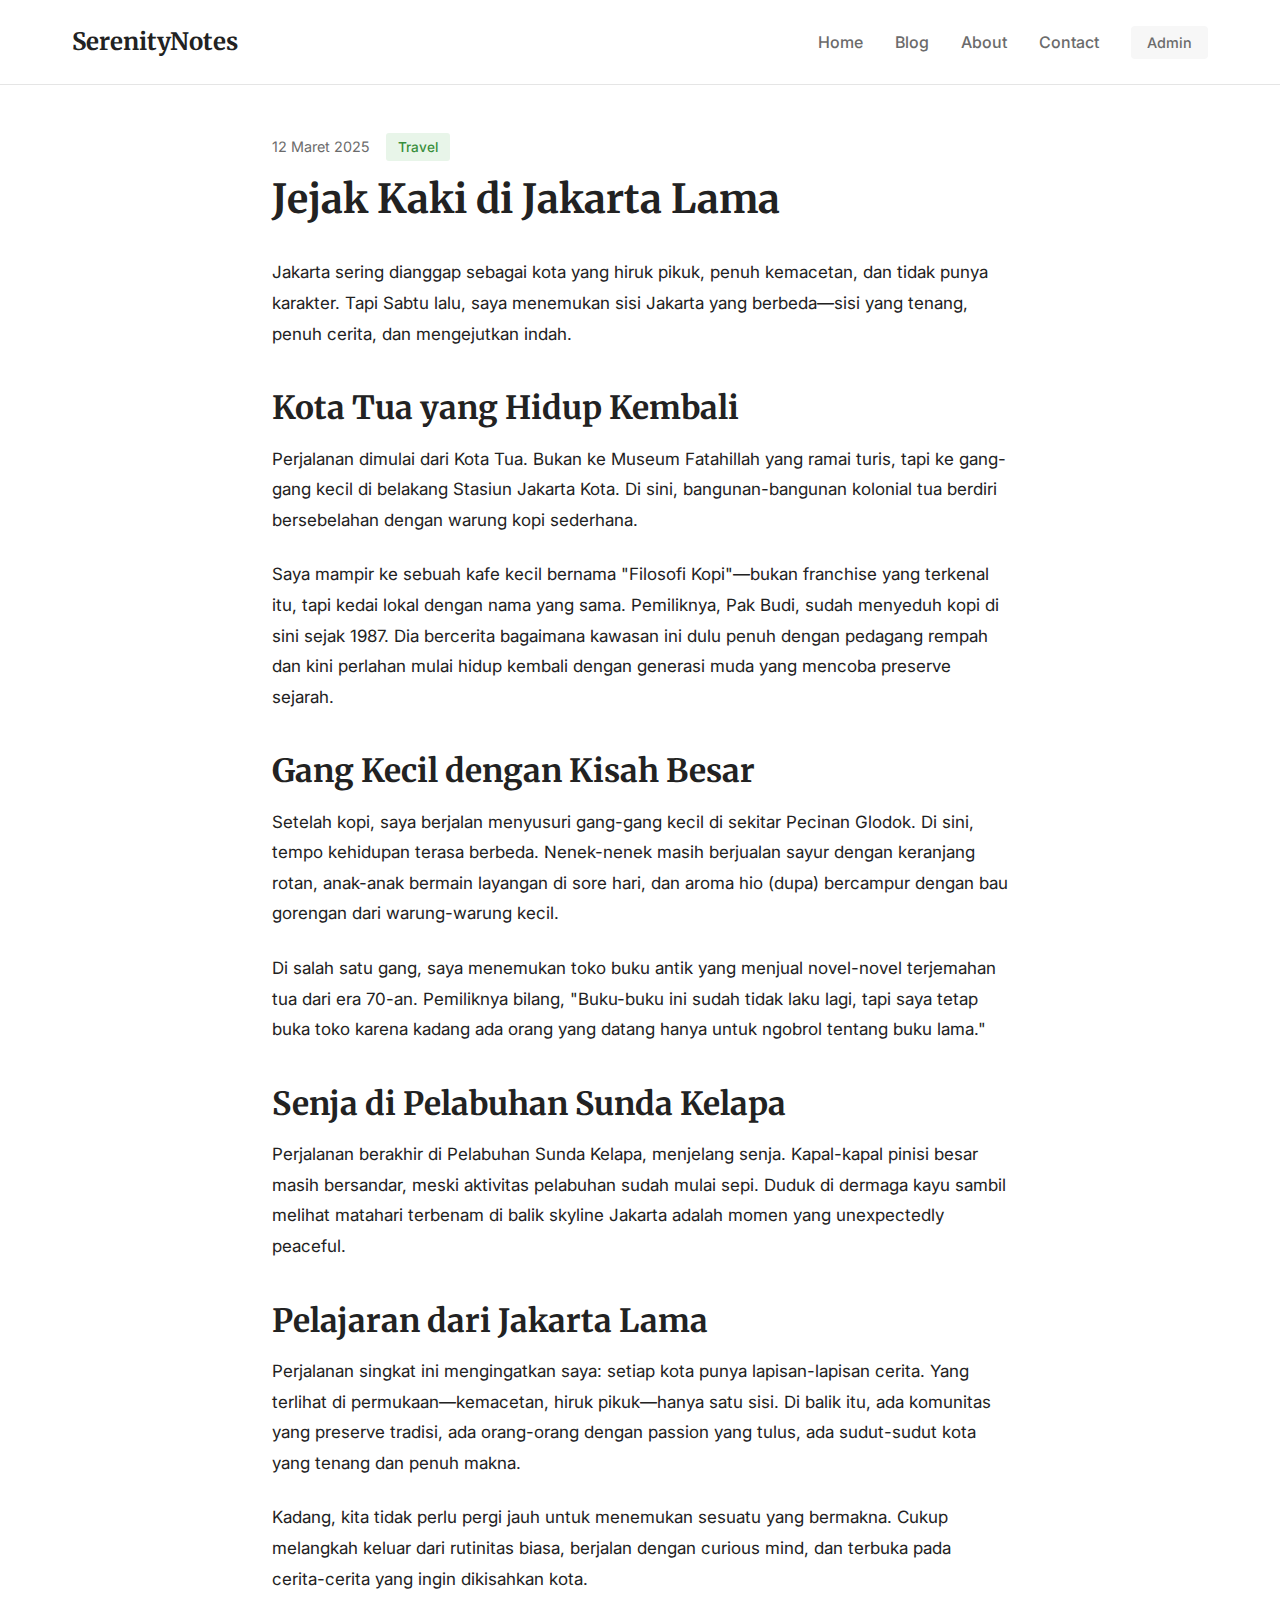
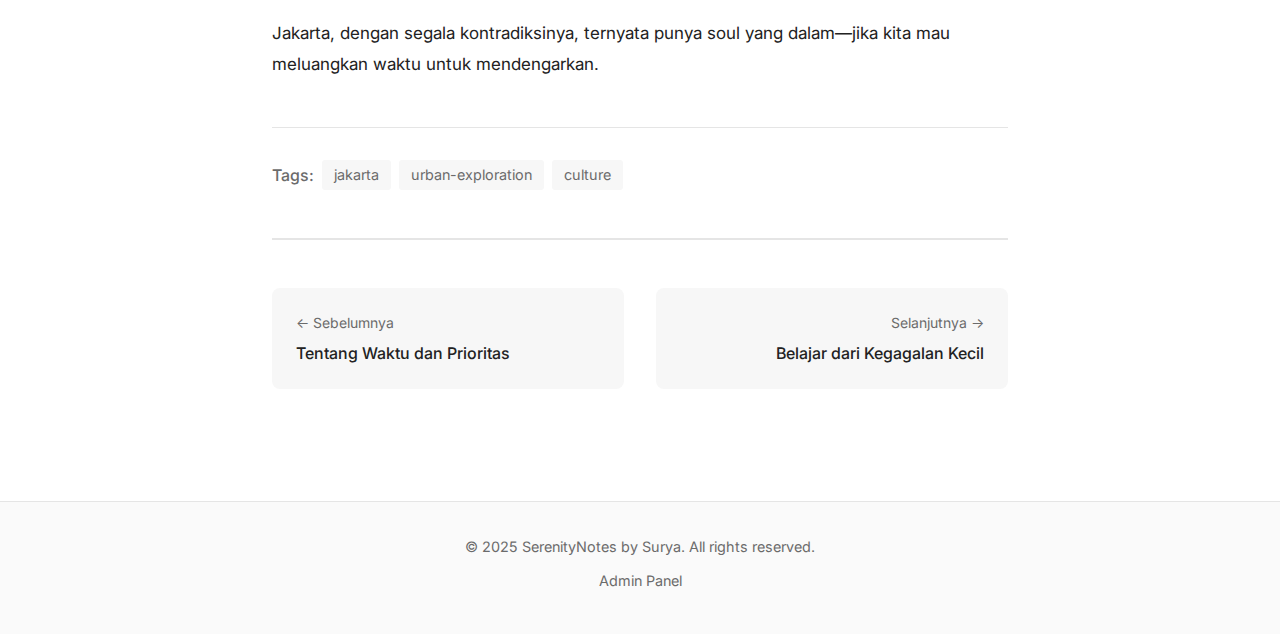
<file: posts/travel-jakarta.html>
<!DOCTYPE html>
<html lang="id">
<head>
    <meta charset="UTF-8">
    <meta name="viewport" content="width=device-width, initial-scale=1.0">
    <title>Jejak Kaki di Jakarta Lama - SerenityNotes</title>
    <meta name="description" content="Menyusuri sudut-sudut tersembunyi Jakarta yang jarang diperhatikan. Dari kafe vintage hingga gang kecil penuh cerita, perjalanan singkat yang meninggalkan kesan mendalam.">
    <meta property="og:title" content="Jejak Kaki di Jakarta Lama">
    <meta property="og:description" content="Menyusuri sudut-sudut tersembunyi Jakarta yang jarang diperhatikan. Dari kafe vintage hingga gang kecil penuh cerita, perjalanan singkat yang meninggalkan kesan mendalam.">
    <meta property="og:type" content="article">
    <link rel="preconnect" href="https://fonts.googleapis.com">
    <link rel="preconnect" href="https://fonts.gstatic.com" crossorigin>
    <link href="https://fonts.googleapis.com/css2?family=Inter:wght@400;500;600&family=Merriweather:wght@400;700&display=swap" rel="stylesheet">
    <link rel="stylesheet" href="/css/style.css">
</head>
<body>
    <header class="site-header">
        <div class="container">
            <nav class="main-nav">
                <a href="/" class="logo">SerenityNotes</a>
                <button class="mobile-menu-toggle" aria-label="Toggle menu">
                    <span></span>
                    <span></span>
                    <span></span>
                </button>
                <ul class="nav-menu">
                    <li><a href="/">Home</a></li>
                    <li><a href="/blog.html">Blog</a></li>
                    <li><a href="/about.html">About</a></li>
                    <li><a href="/contact.html">Contact</a></li>
                    <li><a href="/admin" class="admin-link">Admin</a></li>
                </ul>
            </nav>
        </div>
    </header>

    <main>
        <article class="post-single">
            <div class="container narrow">
                <header class="post-header">
                    <div class="post-meta">
                        <time datetime="2025-03-12">12 Maret 2025</time>
                        <span class="category category-travel">Travel</span>
                    </div>
                    <h1>Jejak Kaki di Jakarta Lama</h1>
                </header>

                <div class="post-content">
                    <p>Jakarta sering dianggap sebagai kota yang hiruk pikuk, penuh kemacetan, dan tidak punya karakter. Tapi Sabtu lalu, saya menemukan sisi Jakarta yang berbeda—sisi yang tenang, penuh cerita, dan mengejutkan indah.</p>

                    <h2>Kota Tua yang Hidup Kembali</h2>

                    <p>Perjalanan dimulai dari Kota Tua. Bukan ke Museum Fatahillah yang ramai turis, tapi ke gang-gang kecil di belakang Stasiun Jakarta Kota. Di sini, bangunan-bangunan kolonial tua berdiri bersebelahan dengan warung kopi sederhana.</p>

                    <p>Saya mampir ke sebuah kafe kecil bernama "Filosofi Kopi"—bukan franchise yang terkenal itu, tapi kedai lokal dengan nama yang sama. Pemiliknya, Pak Budi, sudah menyeduh kopi di sini sejak 1987. Dia bercerita bagaimana kawasan ini dulu penuh dengan pedagang rempah dan kini perlahan mulai hidup kembali dengan generasi muda yang mencoba preserve sejarah.</p>

                    <h2>Gang Kecil dengan Kisah Besar</h2>

                    <p>Setelah kopi, saya berjalan menyusuri gang-gang kecil di sekitar Pecinan Glodok. Di sini, tempo kehidupan terasa berbeda. Nenek-nenek masih berjualan sayur dengan keranjang rotan, anak-anak bermain layangan di sore hari, dan aroma hio (dupa) bercampur dengan bau gorengan dari warung-warung kecil.</p>

                    <p>Di salah satu gang, saya menemukan toko buku antik yang menjual novel-novel terjemahan tua dari era 70-an. Pemiliknya bilang, "Buku-buku ini sudah tidak laku lagi, tapi saya tetap buka toko karena kadang ada orang yang datang hanya untuk ngobrol tentang buku lama."</p>

                    <h2>Senja di Pelabuhan Sunda Kelapa</h2>

                    <p>Perjalanan berakhir di Pelabuhan Sunda Kelapa, menjelang senja. Kapal-kapal pinisi besar masih bersandar, meski aktivitas pelabuhan sudah mulai sepi. Duduk di dermaga kayu sambil melihat matahari terbenam di balik skyline Jakarta adalah momen yang unexpectedly peaceful.</p>

                    <h2>Pelajaran dari Jakarta Lama</h2>

                    <p>Perjalanan singkat ini mengingatkan saya: setiap kota punya lapisan-lapisan cerita. Yang terlihat di permukaan—kemacetan, hiruk pikuk—hanya satu sisi. Di balik itu, ada komunitas yang preserve tradisi, ada orang-orang dengan passion yang tulus, ada sudut-sudut kota yang tenang dan penuh makna.</p>

                    <p>Kadang, kita tidak perlu pergi jauh untuk menemukan sesuatu yang bermakna. Cukup melangkah keluar dari rutinitas biasa, berjalan dengan curious mind, dan terbuka pada cerita-cerita yang ingin dikisahkan kota.</p>

                    <p>Jakarta, dengan segala kontradiksinya, ternyata punya soul yang dalam—jika kita mau meluangkan waktu untuk mendengarkan.</p>
                </div>

                <footer class="post-footer">
                    <div class="post-tags">
                        <span class="tag-label">Tags:</span>
                        <a href="#" class="tag">jakarta</a>
                        <a href="#" class="tag">urban-exploration</a>
                        <a href="#" class="tag">culture</a>
                    </div>
                </footer>

                <nav class="post-navigation">
                    <div class="nav-previous">
                        <a href="/posts/quote.html" rel="prev">
                            <span class="nav-label">← Sebelumnya</span>
                            <span class="nav-title">Tentang Waktu dan Prioritas</span>
                        </a>
                    </div>
                    <div class="nav-next">
                        <a href="/posts/reflection.html" rel="next">
                            <span class="nav-label">Selanjutnya →</span>
                            <span class="nav-title">Belajar dari Kegagalan Kecil</span>
                        </a>
                    </div>
                </nav>
            </div>
        </article>
    </main>

    <footer class="site-footer">
        <div class="container">
            <p>&copy; 2025 SerenityNotes by Surya. All rights reserved.</p>
            <p><a href="/admin">Admin Panel</a></p>
        </div>
    </footer>

    <script src="/js/main.js"></script>
</body>
</html>
</file>
<file: css/style.css>
/* Reset & Base Styles */
* {
    margin: 0;
    padding: 0;
    box-sizing: border-box;
}

html {
    font-size: 16px;
    scroll-behavior: smooth;
}

body {
    font-family: 'Inter', -apple-system, BlinkMacSystemFont, 'Segoe UI', Roboto, Oxygen, Ubuntu, Cantarell, sans-serif;
    line-height: 1.5;
    color: #222;
    background-color: #ffffff;
    -webkit-font-smoothing: antialiased;
    -moz-osx-font-smoothing: grayscale;
}

/* Typography */
h1, h2, h3, h4, h5, h6 {
    font-family: 'Merriweather', Georgia, serif;
    line-height: 1.2;
    margin-bottom: 1rem;
    font-weight: 700;
}

h1 {
    font-size: 2.5rem;
    margin-bottom: 1.5rem;
}

h2 {
    font-size: 2rem;
    margin-top: 2rem;
}

h3 {
    font-size: 1.5rem;
}

p {
    margin-bottom: 1.5rem;
    line-height: 1.8;
}

a {
    color: #2b6cb0;
    text-decoration: none;
    transition: color 0.2s ease;
}

a:hover {
    color: #1a4d8f;
}

/* Layout Containers */
.container {
    max-width: 1200px;
    margin: 0 auto;
    padding: 0 2rem;
}

.container.narrow {
    max-width: 800px;
}

/* Header */
.site-header {
    background-color: #ffffff;
    border-bottom: 1px solid #e5e5e5;
    padding: 1.5rem 0;
    position: sticky;
    top: 0;
    z-index: 100;
}

.main-nav {
    display: flex;
    justify-content: space-between;
    align-items: center;
}

.logo {
    font-family: 'Merriweather', serif;
    font-size: 1.5rem;
    font-weight: 700;
    color: #222;
}

.logo:hover {
    color: #2b6cb0;
}

.nav-menu {
    display: flex;
    list-style: none;
    gap: 2rem;
    align-items: center;
}

.nav-menu a {
    color: #6b6b6b;
    font-weight: 500;
    transition: color 0.2s ease;
}

.nav-menu a:hover,
.nav-menu a.active {
    color: #222;
}

.nav-menu .admin-link {
    padding: 0.5rem 1rem;
    background-color: #f7f7f7;
    border-radius: 4px;
    font-size: 0.9rem;
}

.nav-menu .admin-link:hover {
    background-color: #e5e5e5;
}

.mobile-menu-toggle {
    display: none;
    flex-direction: column;
    background: none;
    border: none;
    cursor: pointer;
    padding: 0.5rem;
}

.mobile-menu-toggle span {
    width: 24px;
    height: 2px;
    background-color: #222;
    margin: 3px 0;
    transition: 0.3s;
}

/* Hero Section */
.hero {
    text-align: center;
    padding: 5rem 0 4rem;
    background-color: #fafafa;
}

.hero h1 {
    font-size: 3rem;
    margin-bottom: 1rem;
}

.hero .subtitle {
    font-size: 1.125rem;
    color: #6b6b6b;
    max-width: 600px;
    margin: 0 auto;
    line-height: 1.6;
}

/* Posts Section */
.posts-section {
    padding: 4rem 0;
}

.content-layout {
    display: grid;
    grid-template-columns: 1fr 300px;
    gap: 4rem;
}

.section-title {
    font-size: 1.5rem;
    margin-bottom: 2rem;
    padding-bottom: 1rem;
    border-bottom: 2px solid #e5e5e5;
}

/* Post Preview */
.post-preview {
    margin-bottom: 3rem;
    padding-bottom: 3rem;
    border-bottom: 1px solid #e5e5e5;
}

.post-preview:last-child {
    border-bottom: none;
}

.post-link {
    display: block;
    color: inherit;
}

.post-link:hover h3 {
    color: #2b6cb0;
}

.post-meta {
    display: flex;
    align-items: center;
    gap: 1rem;
    margin-bottom: 0.75rem;
    font-size: 0.9rem;
    color: #6b6b6b;
}

.category {
    padding: 0.25rem 0.75rem;
    border-radius: 3px;
    font-size: 0.85rem;
    font-weight: 500;
    text-transform: capitalize;
}

.category-book-notes {
    background-color: #e3f2fd;
    color: #1976d2;
}

.category-quotes {
    background-color: #f3e5f5;
    color: #7b1fa2;
}

.category-travel {
    background-color: #e8f5e9;
    color: #388e3c;
}

.category-reflections {
    background-color: #fff3e0;
    color: #f57c00;
}

.post-preview h3 {
    font-size: 1.5rem;
    margin-bottom: 0.75rem;
    transition: color 0.2s ease;
}

.excerpt {
    color: #6b6b6b;
    line-height: 1.7;
}

/* Sidebar */
.sidebar {
    position: sticky;
    top: 100px;
    height: fit-content;
}

.widget {
    margin-bottom: 2rem;
}

.widget h3 {
    font-size: 1.125rem;
    margin-bottom: 1rem;
    padding-bottom: 0.5rem;
    border-bottom: 1px solid #e5e5e5;
}

.category-list,
.archive-list {
    list-style: none;
}

.category-list li,
.archive-list li {
    margin-bottom: 0.5rem;
}

.category-list a,
.archive-list a {
    color: #6b6b6b;
    display: block;
    padding: 0.25rem 0;
}

.category-list a:hover,
.archive-list a:hover {
    color: #222;
}

/* Single Post */
.post-single {
    padding: 3rem 0;
}

.post-header {
    margin-bottom: 2rem;
}

.post-header h1 {
    font-size: 2.5rem;
    line-height: 1.3;
}

.post-cover {
    margin-bottom: 2rem;
    border-radius: 8px;
    overflow: hidden;
}

.post-cover img {
    width: 100%;
    height: auto;
    display: block;
}

.post-content {
    font-size: 1.0625rem;
    line-height: 1.8;
}

.post-content h2 {
    margin-top: 2.5rem;
    margin-bottom: 1rem;
}

.post-content blockquote {
    margin: 2rem 0;
    padding: 1.5rem 2rem;
    border-left: 4px solid #2b6cb0;
    background-color: #f7f7f7;
    font-style: italic;
    font-size: 1.125rem;
    color: #444;
}

.post-content blockquote p {
    margin-bottom: 0;
}

.post-content ul,
.post-content ol {
    margin-bottom: 1.5rem;
    padding-left: 2rem;
}

.post-content li {
    margin-bottom: 0.5rem;
}

.post-footer {
    margin-top: 3rem;
    padding-top: 2rem;
    border-top: 1px solid #e5e5e5;
}

.post-tags {
    display: flex;
    flex-wrap: wrap;
    gap: 0.5rem;
    align-items: center;
}

.tag-label {
    color: #6b6b6b;
    font-weight: 500;
}

.tag {
    padding: 0.25rem 0.75rem;
    background-color: #f7f7f7;
    border-radius: 3px;
    font-size: 0.9rem;
    color: #6b6b6b;
}

.tag:hover {
    background-color: #e5e5e5;
    color: #222;
}

/* Post Navigation */
.post-navigation {
    display: grid;
    grid-template-columns: 1fr 1fr;
    gap: 2rem;
    margin-top: 3rem;
    padding-top: 3rem;
    border-top: 2px solid #e5e5e5;
}

.post-navigation a {
    display: flex;
    flex-direction: column;
    padding: 1.5rem;
    background-color: #f7f7f7;
    border-radius: 8px;
    transition: background-color 0.2s ease;
}

.post-navigation a:hover {
    background-color: #e5e5e5;
}

.nav-label {
    font-size: 0.875rem;
    color: #6b6b6b;
    margin-bottom: 0.5rem;
}

.nav-title {
    font-weight: 500;
    color: #222;
}

.nav-next {
    text-align: right;
}

/* Page Content */
.page-content {
    padding: 3rem 0;
}

.content-body {
    margin-top: 2rem;
}

.content-body h2 {
    font-size: 1.75rem;
    margin-top: 2.5rem;
    margin-bottom: 1rem;
}

.content-body ul {
    margin: 1.5rem 0;
    padding-left: 2rem;
}

.content-body li {
    margin-bottom: 0.75rem;
}

/* Contact Form */
.contact-form {
    margin: 2rem 0;
}

.form-group {
    margin-bottom: 1.5rem;
}

.form-group label {
    display: block;
    margin-bottom: 0.5rem;
    font-weight: 500;
    color: #222;
}

.form-group input,
.form-group textarea {
    width: 100%;
    padding: 0.75rem;
    border: 1px solid #e5e5e5;
    border-radius: 4px;
    font-family: inherit;
    font-size: 1rem;
    transition: border-color 0.2s ease;
}

.form-group input:focus,
.form-group textarea:focus {
    outline: none;
    border-color: #2b6cb0;
}

.btn {
    padding: 0.75rem 2rem;
    border: none;
    border-radius: 4px;
    font-weight: 500;
    cursor: pointer;
    transition: background-color 0.2s ease;
}

.btn-primary {
    background-color: #2b6cb0;
    color: #ffffff;
}

.btn-primary:hover {
    background-color: #1a4d8f;
}

.contact-info {
    margin-top: 3rem;
    padding-top: 2rem;
    border-top: 1px solid #e5e5e5;
}

.contact-info h2 {
    font-size: 1.5rem;
    margin-bottom: 1rem;
}

.contact-info ul {
    list-style: none;
    padding: 0;
}

.contact-info li {
    margin-bottom: 0.75rem;
    color: #6b6b6b;
}

/* Footer */
.site-footer {
    background-color: #fafafa;
    border-top: 1px solid #e5e5e5;
    padding: 2rem 0;
    margin-top: 4rem;
    text-align: center;
}

.site-footer p {
    margin-bottom: 0.5rem;
    color: #6b6b6b;
    font-size: 0.9rem;
}

.site-footer a {
    color: #6b6b6b;
}

.site-footer a:hover {
    color: #222;
}

/* Responsive Design */
@media (max-width: 768px) {
    .container {
        padding: 0 1.5rem;
    }

    .mobile-menu-toggle {
        display: flex;
    }

    .nav-menu {
        position: fixed;
        top: 70px;
        left: 0;
        right: 0;
        flex-direction: column;
        background-color: #ffffff;
        border-bottom: 1px solid #e5e5e5;
        padding: 1rem;
        gap: 1rem;
        display: none;
    }

    .nav-menu.active {
        display: flex;
    }

    .hero h1 {
        font-size: 2rem;
    }

    .hero {
        padding: 3rem 0 2rem;
    }

    .content-layout {
        grid-template-columns: 1fr;
        gap: 2rem;
    }

    .sidebar {
        position: static;
    }

    .post-header h1 {
        font-size: 2rem;
    }

    .post-navigation {
        grid-template-columns: 1fr;
    }

    .nav-next {
        text-align: left;
    }

    h1 {
        font-size: 2rem;
    }

    h2 {
        font-size: 1.5rem;
    }
}

@media (max-width: 480px) {
    html {
        font-size: 14px;
    }

    .hero h1 {
        font-size: 1.75rem;
    }

    .post-header h1 {
        font-size: 1.75rem;
    }
}
</file>
